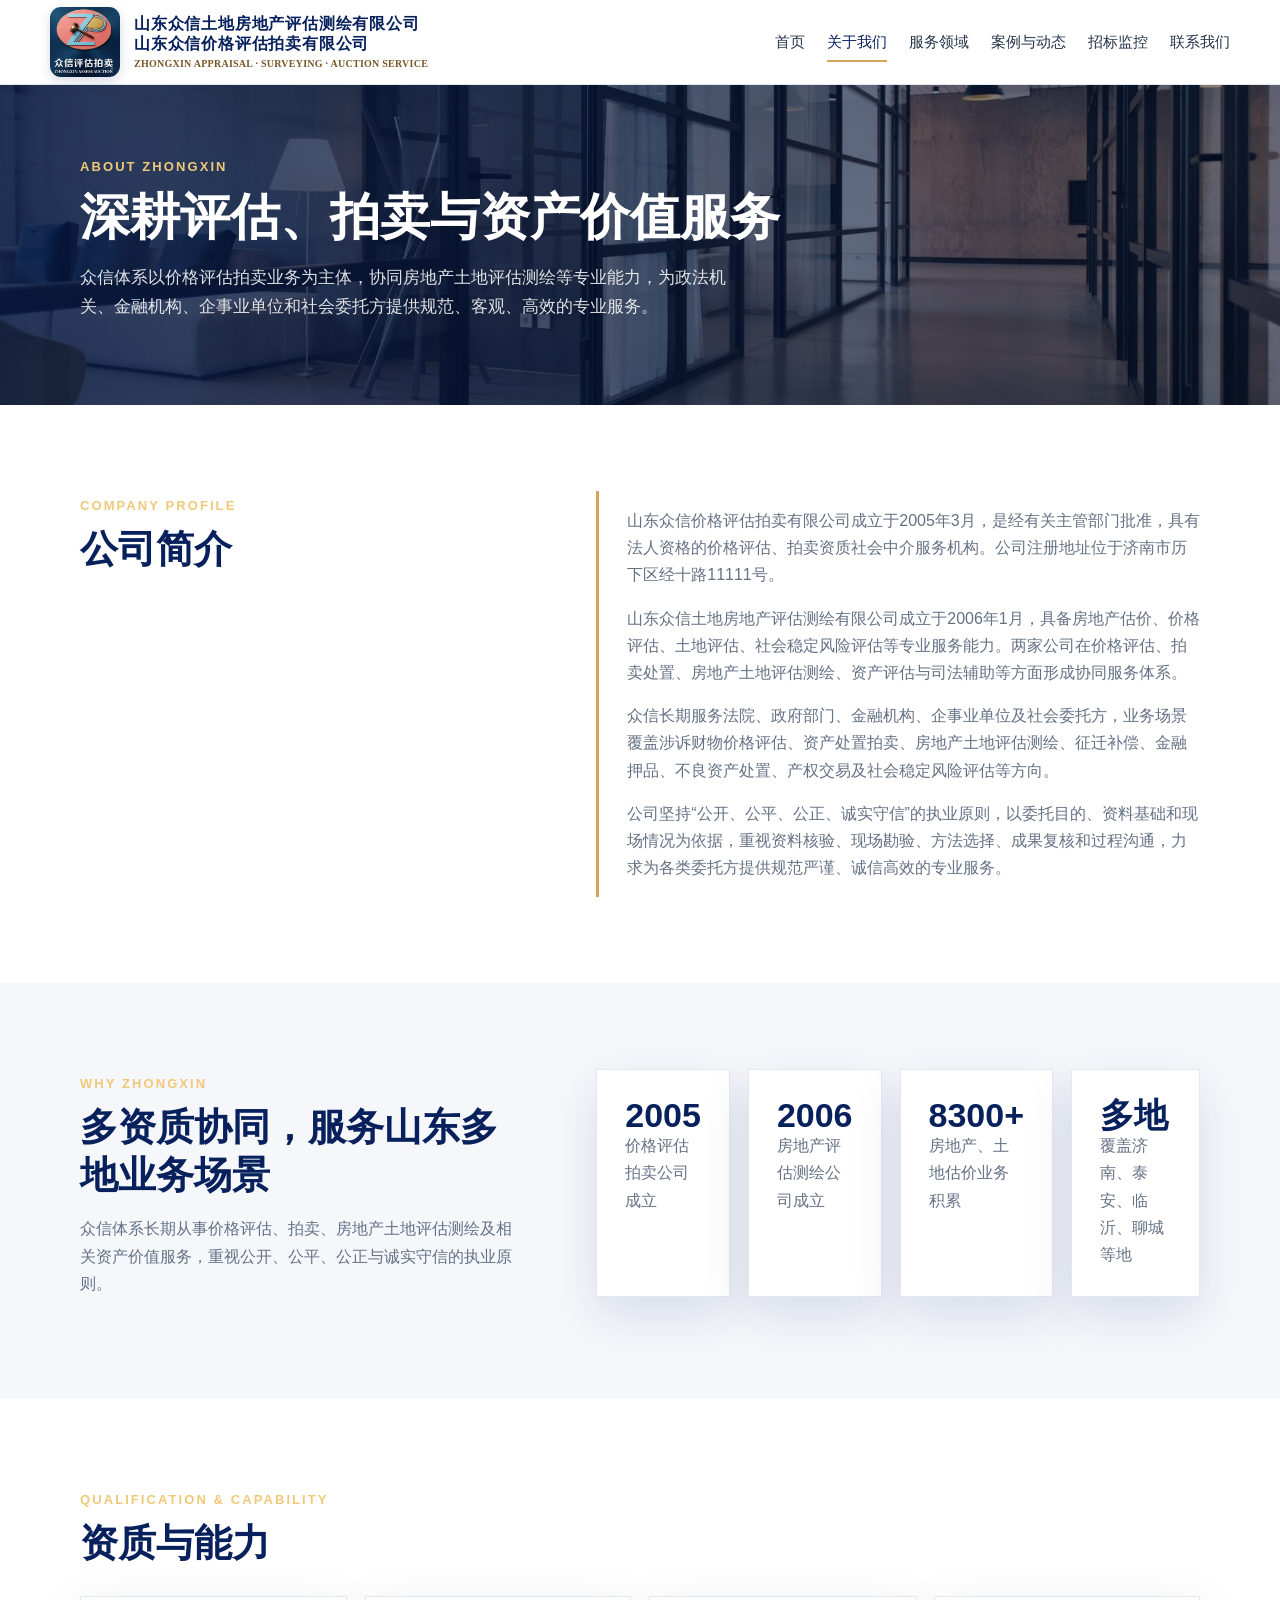
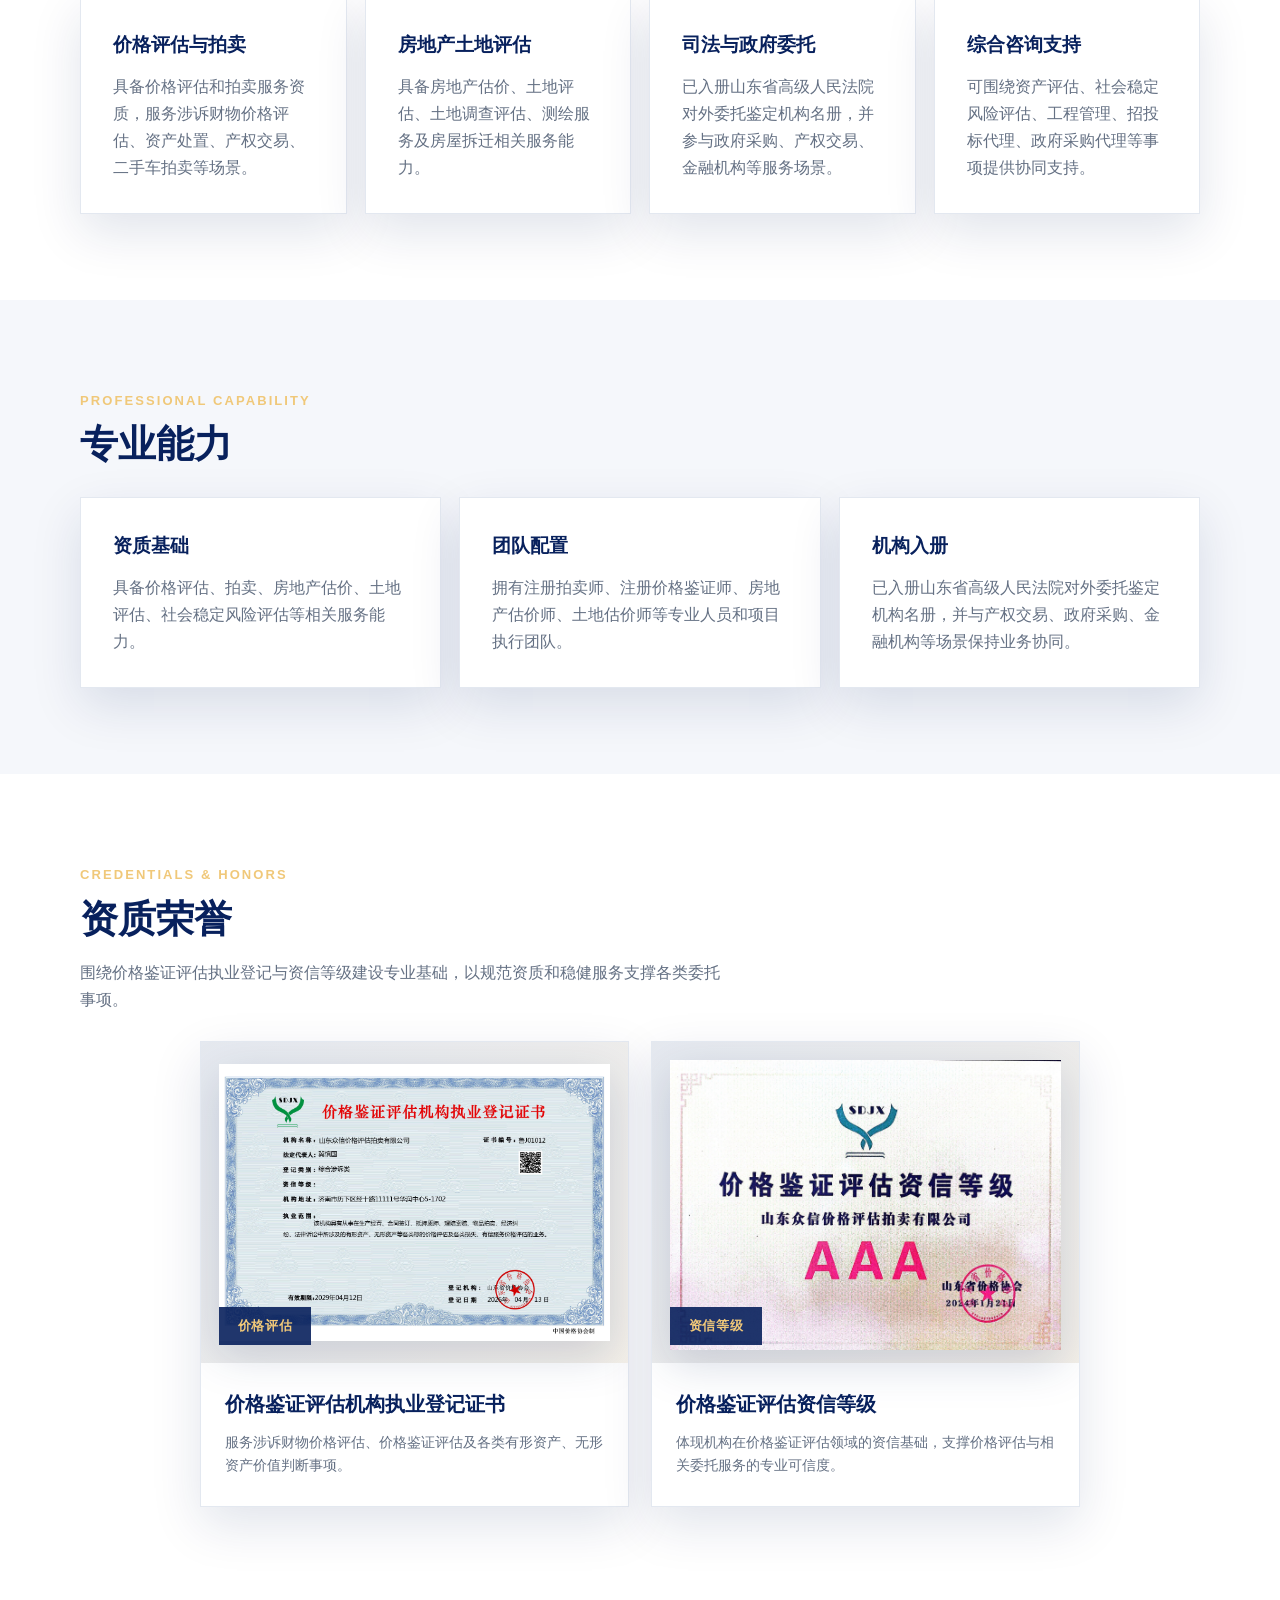
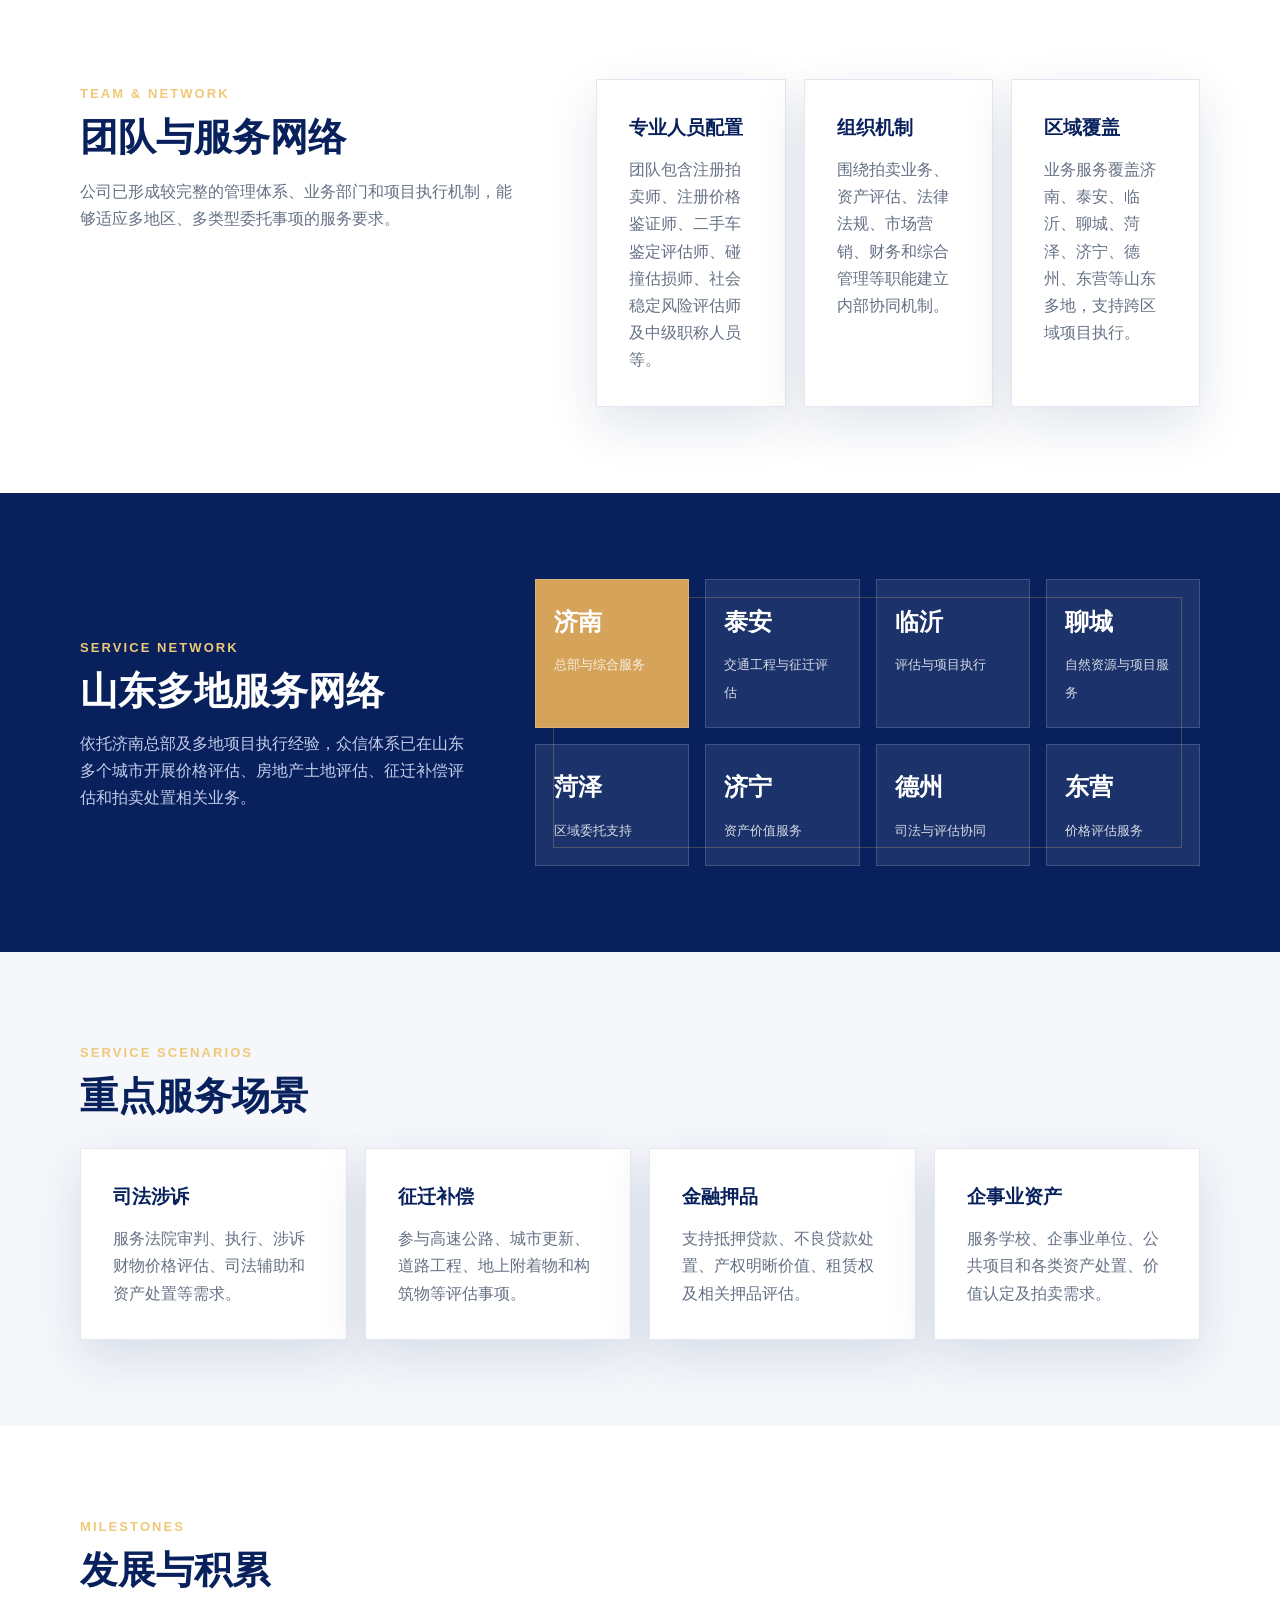
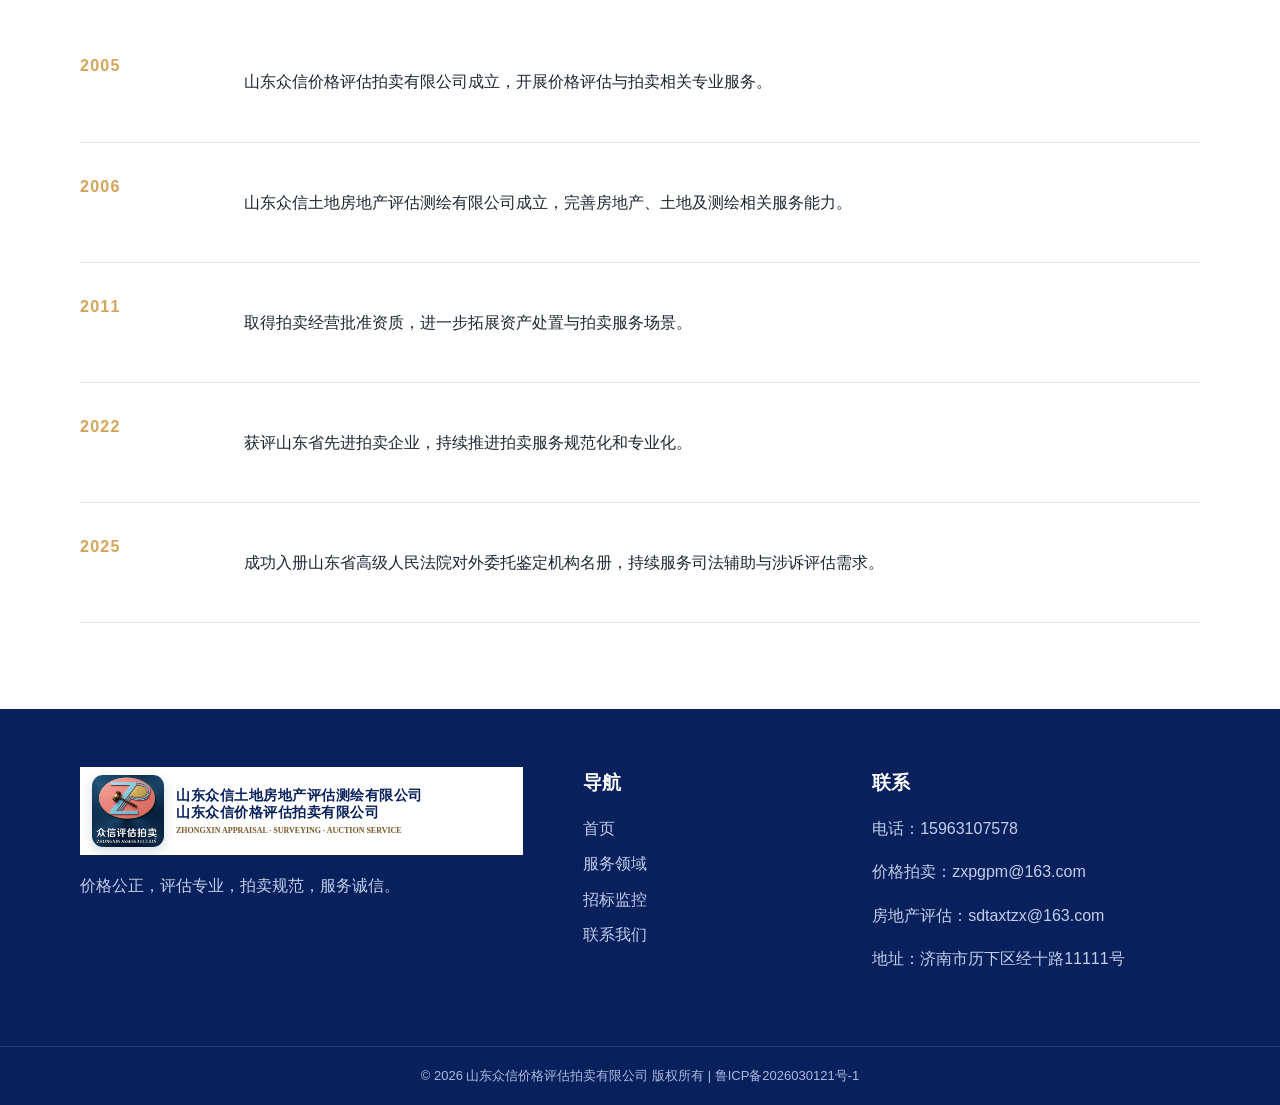
<file: about.html>
<!DOCTYPE html>
<html lang="zh-CN">
<head>
    <meta charset="UTF-8">
    <meta name="viewport" content="width=device-width, initial-scale=1.0">
    <title>关于我们 | 山东众信价格评估拍卖有限公司</title>
    <meta name="description" content="了解山东众信价格评估拍卖有限公司及众信专业服务体系，涵盖价格评估、拍卖服务、房地产土地评估测绘、资产评估与司法辅助能力。">
    <meta property="og:type" content="website">
    <meta property="og:title" content="关于我们 | 山东众信价格评估拍卖有限公司">
    <meta property="og:description" content="众信体系以价格评估拍卖业务为主体，协同房地产土地评估测绘等专业能力。">
    <meta property="og:image" content="assets/logo-original.png?v=20260722-final">
    <link rel="canonical" href="https://zhongxinpm.cn/about.html">
    <link rel="icon" href="assets/logo-original.png?v=20260722-final" type="image/png">
    <link rel="stylesheet" href="styles.css?v=20260722-logo-unified">
</head>
<body>
    <header class="site-header">
        <div class="topbar">
            <a class="brand" href="index.html"><img class="brand-logo" src="assets/logo-original.png?v=20260722-final" alt="众信评估拍卖"><span class="brand-copy"><strong>山东众信土地房地产评估测绘有限公司</strong><strong>山东众信价格评估拍卖有限公司</strong><small>ZHONGXIN APPRAISAL · SURVEYING · AUCTION SERVICE</small></span></a>
            <button class="menu-toggle" type="button" aria-label="打开导航" aria-expanded="false"><span></span><span></span><span></span></button>
            <nav class="main-nav" aria-label="主导航">
                <a href="index.html">首页</a><a class="active" href="about.html">关于我们</a><a href="services.html">服务领域</a><a href="insights.html">案例与动态</a><a href="monitor.html">招标监控</a><a href="contact.html">联系我们</a>
            </nav>
        </div>
    </header>

    <main>
        <section class="page-hero about-hero">
            <div class="container">
                <span>About Zhongxin</span>
                <h1>深耕评估、拍卖与资产价值服务</h1>
                <p>众信体系以价格评估拍卖业务为主体，协同房地产土地评估测绘等专业能力，为政法机关、金融机构、企事业单位和社会委托方提供规范、客观、高效的专业服务。</p>
            </div>
        </section>

        <section class="section">
            <div class="container split">
                <div>
                    <span class="section-kicker">Company Profile</span>
                    <h2>公司简介</h2>
                </div>
                <div class="rich-text">
                    <p>山东众信价格评估拍卖有限公司成立于2005年3月，是经有关主管部门批准，具有法人资格的价格评估、拍卖资质社会中介服务机构。公司注册地址位于济南市历下区经十路11111号。</p>
                    <p>山东众信土地房地产评估测绘有限公司成立于2006年1月，具备房地产估价、价格评估、土地评估、社会稳定风险评估等专业服务能力。两家公司在价格评估、拍卖处置、房地产土地评估测绘、资产评估与司法辅助等方面形成协同服务体系。</p>
                    <p>众信长期服务法院、政府部门、金融机构、企事业单位及社会委托方，业务场景覆盖涉诉财物价格评估、资产处置拍卖、房地产土地评估测绘、征迁补偿、金融押品、不良资产处置、产权交易及社会稳定风险评估等方向。</p>
                    <p>公司坚持“公开、公平、公正、诚实守信”的执业原则，以委托目的、资料基础和现场情况为依据，重视资料核验、现场勘验、方法选择、成果复核和过程沟通，力求为各类委托方提供规范严谨、诚信高效的专业服务。</p>
                </div>
            </div>
        </section>

        <section class="section muted">
            <div class="container split">
                <div>
                    <span class="section-kicker">Why Zhongxin</span>
                    <h2>多资质协同，服务山东多地业务场景</h2>
                    <p class="lead">众信体系长期从事价格评估、拍卖、房地产土地评估测绘及相关资产价值服务，重视公开、公平、公正与诚实守信的执业原则。</p>
                </div>
                <div class="strength-grid">
                    <article>
                        <strong>2005</strong>
                        <span>价格评估拍卖公司成立</span>
                    </article>
                    <article>
                        <strong>2006</strong>
                        <span>房地产评估测绘公司成立</span>
                    </article>
                    <article>
                        <strong>8300+</strong>
                        <span>房地产、土地估价业务积累</span>
                    </article>
                    <article>
                        <strong>多地</strong>
                        <span>覆盖济南、泰安、临沂、聊城等地</span>
                    </article>
                </div>
            </div>
        </section>

        <section class="section">
            <div class="container">
                <div class="section-head compact">
                    <span>Qualification & Capability</span>
                    <h2>资质与能力</h2>
                </div>
                <div class="feature-grid four">
                    <article class="feature"><h3>价格评估与拍卖</h3><p>具备价格评估和拍卖服务资质，服务涉诉财物价格评估、资产处置、产权交易、二手车拍卖等场景。</p></article>
                    <article class="feature"><h3>房地产土地评估</h3><p>具备房地产估价、土地评估、土地调查评估、测绘服务及房屋拆迁相关服务能力。</p></article>
                    <article class="feature"><h3>司法与政府委托</h3><p>已入册山东省高级人民法院对外委托鉴定机构名册，并参与政府采购、产权交易、金融机构等服务场景。</p></article>
                    <article class="feature"><h3>综合咨询支持</h3><p>可围绕资产评估、社会稳定风险评估、工程管理、招投标代理、政府采购代理等事项提供协同支持。</p></article>
                </div>
            </div>
        </section>

        <section class="section muted">
            <div class="container">
                <div class="section-head compact">
                    <span>Professional Capability</span>
                    <h2>专业能力</h2>
                </div>
                <div class="feature-grid">
                    <article class="feature">
                        <h3>资质基础</h3>
                        <p>具备价格评估、拍卖、房地产估价、土地评估、社会稳定风险评估等相关服务能力。</p>
                    </article>
                    <article class="feature">
                        <h3>团队配置</h3>
                        <p>拥有注册拍卖师、注册价格鉴证师、房地产估价师、土地估价师等专业人员和项目执行团队。</p>
                    </article>
                    <article class="feature">
                        <h3>机构入册</h3>
                        <p>已入册山东省高级人民法院对外委托鉴定机构名册，并与产权交易、政府采购、金融机构等场景保持业务协同。</p>
                    </article>
                </div>
            </div>
        </section>

        <section class="section">
            <div class="container">
                <div class="section-head compact">
                    <span>Credentials & Honors</span>
                    <h2>资质荣誉</h2>
                    <p>围绕价格鉴证评估执业登记与资信等级建设专业基础，以规范资质和稳健服务支撑各类委托事项。</p>
                </div>
                <div class="credential-gallery">
                    <article class="credential-card">
                        <div class="credential-visual photo">
                            <img src="assets/credentials/price-appraisal-registration.jpg" alt="价格鉴证评估机构执业登记证书">
                            <span>价格评估</span>
                        </div>
                        <h3>价格鉴证评估机构执业登记证书</h3>
                        <p>服务涉诉财物价格评估、价格鉴证评估及各类有形资产、无形资产价值判断事项。</p>
                    </article>
                    <article class="credential-card">
                        <div class="credential-visual photo">
                            <img src="assets/credentials/price-appraisal-credit-rating.jpg" alt="价格鉴证评估资信等级证书">
                            <span>资信等级</span>
                        </div>
                        <h3>价格鉴证评估资信等级</h3>
                        <p>体现机构在价格鉴证评估领域的资信基础，支撑价格评估与相关委托服务的专业可信度。</p>
                    </article>
                </div>
            </div>
        </section>

        <section class="section">
            <div class="container split">
                <div>
                    <span class="section-kicker">Team & Network</span>
                    <h2>团队与服务网络</h2>
                    <p class="lead">公司已形成较完整的管理体系、业务部门和项目执行机制，能够适应多地区、多类型委托事项的服务要求。</p>
                </div>
                <div class="feature-grid">
                    <article class="feature">
                        <h3>专业人员配置</h3>
                        <p>团队包含注册拍卖师、注册价格鉴证师、二手车鉴定评估师、碰撞估损师、社会稳定风险评估师及中级职称人员等。</p>
                    </article>
                    <article class="feature">
                        <h3>组织机制</h3>
                        <p>围绕拍卖业务、资产评估、法律法规、市场营销、财务和综合管理等职能建立内部协同机制。</p>
                    </article>
                    <article class="feature">
                        <h3>区域覆盖</h3>
                        <p>业务服务覆盖济南、泰安、临沂、聊城、菏泽、济宁、德州、东营等山东多地，支持跨区域项目执行。</p>
                    </article>
                </div>
            </div>
        </section>

        <section class="section network-section">
            <div class="container network-map">
                <div class="network-copy">
                    <span class="section-kicker">Service Network</span>
                    <h2>山东多地服务网络</h2>
                    <p>依托济南总部及多地项目执行经验，众信体系已在山东多个城市开展价格评估、房地产土地评估、征迁补偿评估和拍卖处置相关业务。</p>
                </div>
                <div class="network-nodes" aria-label="山东服务城市节点">
                    <div class="network-node primary"><strong>济南</strong><span>总部与综合服务</span></div>
                    <div class="network-node"><strong>泰安</strong><span>交通工程与征迁评估</span></div>
                    <div class="network-node"><strong>临沂</strong><span>评估与项目执行</span></div>
                    <div class="network-node"><strong>聊城</strong><span>自然资源与项目服务</span></div>
                    <div class="network-node"><strong>菏泽</strong><span>区域委托支持</span></div>
                    <div class="network-node"><strong>济宁</strong><span>资产价值服务</span></div>
                    <div class="network-node"><strong>德州</strong><span>司法与评估协同</span></div>
                    <div class="network-node"><strong>东营</strong><span>价格评估服务</span></div>
                </div>
            </div>
        </section>

        <section class="section muted">
            <div class="container">
                <div class="section-head compact">
                    <span>Service Scenarios</span>
                    <h2>重点服务场景</h2>
                </div>
                <div class="feature-grid four">
                    <article class="feature"><h3>司法涉诉</h3><p>服务法院审判、执行、涉诉财物价格评估、司法辅助和资产处置等需求。</p></article>
                    <article class="feature"><h3>征迁补偿</h3><p>参与高速公路、城市更新、道路工程、地上附着物和构筑物等评估事项。</p></article>
                    <article class="feature"><h3>金融押品</h3><p>支持抵押贷款、不良贷款处置、产权明晰价值、租赁权及相关押品评估。</p></article>
                    <article class="feature"><h3>企事业资产</h3><p>服务学校、企事业单位、公共项目和各类资产处置、价值认定及拍卖需求。</p></article>
                </div>
            </div>
        </section>

        <section class="section">
            <div class="container timeline">
                <div class="section-head compact"><span>Milestones</span><h2>发展与积累</h2></div>
                <article><time>2005</time><p>山东众信价格评估拍卖有限公司成立，开展价格评估与拍卖相关专业服务。</p></article>
                <article><time>2006</time><p>山东众信土地房地产评估测绘有限公司成立，完善房地产、土地及测绘相关服务能力。</p></article>
                <article><time>2011</time><p>取得拍卖经营批准资质，进一步拓展资产处置与拍卖服务场景。</p></article>
                <article><time>2022</time><p>获评山东省先进拍卖企业，持续推进拍卖服务规范化和专业化。</p></article>
                <article><time>2025</time><p>成功入册山东省高级人民法院对外委托鉴定机构名册，持续服务司法辅助与涉诉评估需求。</p></article>
            </div>
        </section>
    </main>

    <footer class="site-footer">
        <div class="container footer-grid"><div><a class="brand footer-brand" href="index.html"><img class="brand-logo" src="assets/logo-original.png?v=20260722-final" alt="众信评估拍卖"><span class="brand-copy"><strong>山东众信土地房地产评估测绘有限公司</strong><strong>山东众信价格评估拍卖有限公司</strong><small>ZHONGXIN APPRAISAL · SURVEYING · AUCTION SERVICE</small></span></a><p>价格公正，评估专业，拍卖规范，服务诚信。</p></div><div><h3>导航</h3><a href="index.html">首页</a><a href="services.html">服务领域</a><a href="monitor.html">招标监控</a><a href="contact.html">联系我们</a></div><div><h3>联系</h3><p>电话：15963107578</p><p>价格拍卖：zxpgpm@163.com</p><p>房地产评估：sdtaxtzx@163.com</p><p>地址：济南市历下区经十路11111号</p></div></div>
        <div class="footer-bottom">© 2026 山东众信价格评估拍卖有限公司 版权所有 | 鲁ICP备2026030121号-1</div>
    </footer>
    <script src="script.js?v=20260722-news-filter"></script>
</body>
</html>
</file>
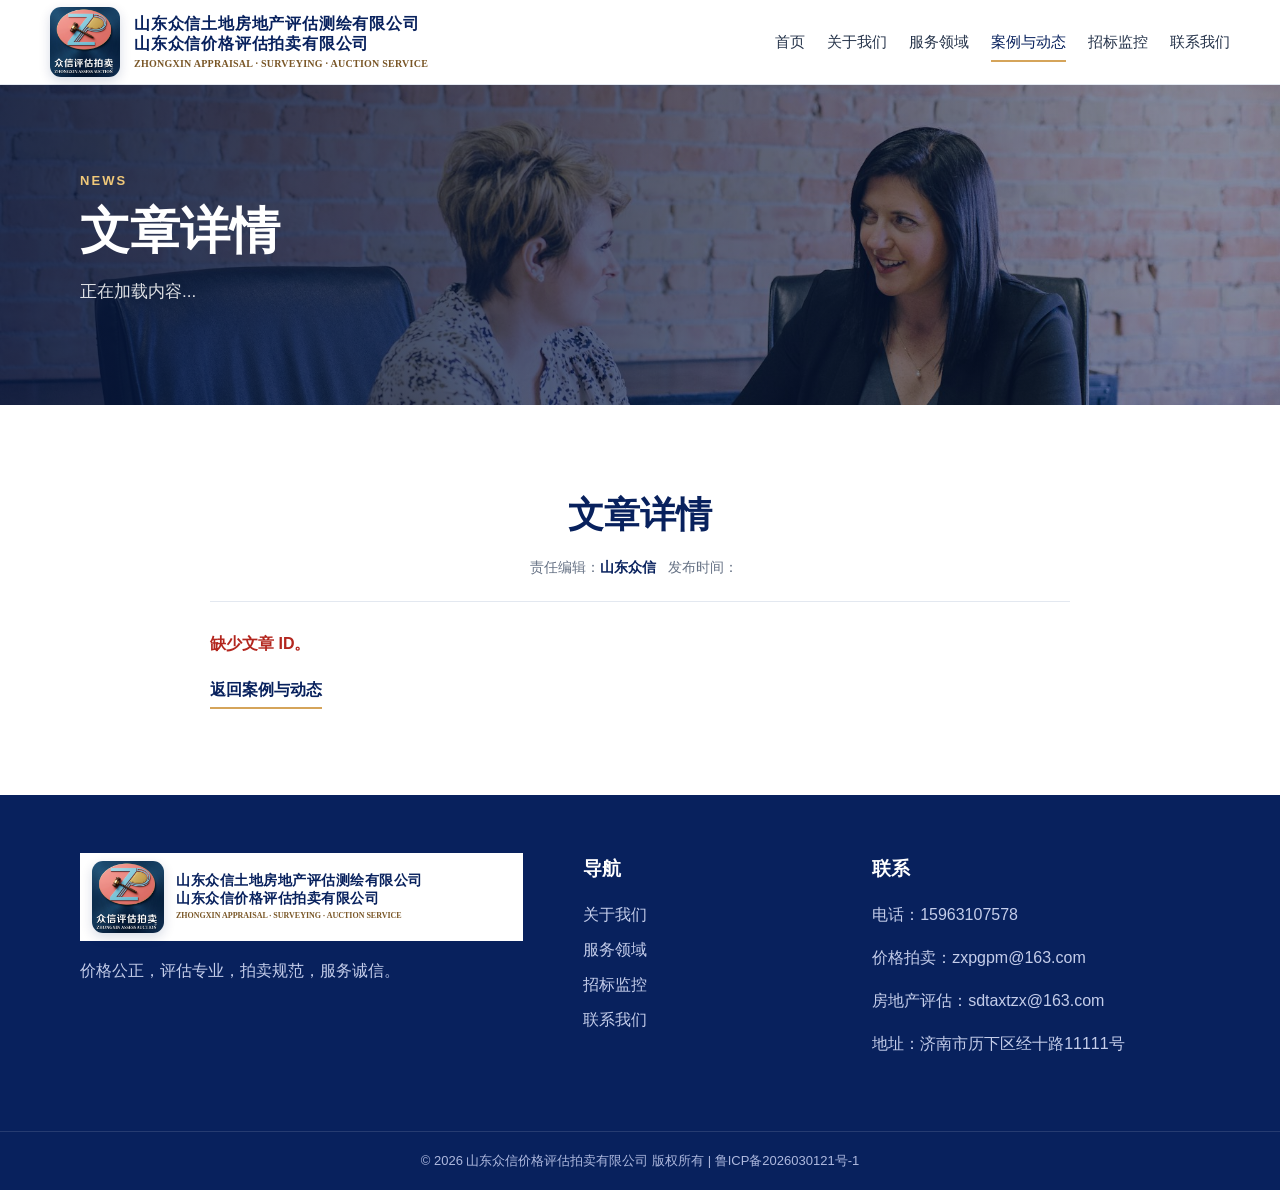
<file: article.html>
<!DOCTYPE html>
<html lang="zh-CN">
<head>
    <meta charset="UTF-8">
    <meta name="viewport" content="width=device-width, initial-scale=1.0">
    <title>文章详情 | 山东众信价格评估拍卖有限公司</title>
    <meta name="description" content="山东众信案例与动态文章详情，展示项目案例、拍卖公告、招商信息、行业动态和法律法规。">
    <meta property="og:type" content="article">
    <meta property="og:title" content="文章详情 | 山东众信价格评估拍卖有限公司">
    <meta property="og:description" content="查看山东众信专业服务体系的案例、公告与行业动态。">
    <meta property="og:image" content="assets/logo-original.png?v=20260722-final">
    <link rel="canonical" href="https://zhongxinpm.cn/article.html">
    <link rel="icon" href="assets/logo-original.png?v=20260722-final" type="image/png">
    <link rel="stylesheet" href="styles.css?v=20260722-logo-unified">
</head>
<body>
    <header class="site-header">
        <div class="topbar">
            <a class="brand" href="index.html"><img class="brand-logo" src="assets/logo-original.png?v=20260722-final" alt="众信评估拍卖"><span class="brand-copy"><strong>山东众信土地房地产评估测绘有限公司</strong><strong>山东众信价格评估拍卖有限公司</strong><small>ZHONGXIN APPRAISAL · SURVEYING · AUCTION SERVICE</small></span></a>
            <button class="menu-toggle" type="button" aria-label="打开导航" aria-expanded="false"><span></span><span></span><span></span></button>
            <nav class="main-nav" aria-label="主导航">
                <a href="index.html">首页</a><a href="about.html">关于我们</a><a href="services.html">服务领域</a><a class="active" href="insights.html">案例与动态</a><a href="monitor.html">招标监控</a><a href="contact.html">联系我们</a>
            </nav>
        </div>
    </header>

    <main>
        <section class="page-hero insights-hero">
            <div class="container">
                <span id="articleCategory">News</span>
                <h1 id="articleTitle">文章详情</h1>
                <p id="articleSummary">正在加载内容...</p>
            </div>
        </section>

        <section class="section">
            <div class="container article-detail">
                <header class="article-head">
                    <h2 id="articleContentTitle">文章详情</h2>
                    <div class="article-meta">
                        <span>责任编辑：<strong id="articleEditor">山东众信</strong></span>
                        <span>发布时间：<time id="articleDate"></time></span>
                        <span id="articleTag"></span>
                    </div>
                </header>
                <img id="articleCover" class="article-cover hidden" alt="">
                <div id="articleBody" class="rich-text"></div>
                <p id="articleError" class="form-message error"></p>
                <a class="text-link" href="insights.html">返回案例与动态</a>
            </div>
        </section>
    </main>

    <footer class="site-footer">
        <div class="container footer-grid"><div><a class="brand footer-brand" href="index.html"><img class="brand-logo" src="assets/logo-original.png?v=20260722-final" alt="众信评估拍卖"><span class="brand-copy"><strong>山东众信土地房地产评估测绘有限公司</strong><strong>山东众信价格评估拍卖有限公司</strong><small>ZHONGXIN APPRAISAL · SURVEYING · AUCTION SERVICE</small></span></a><p>价格公正，评估专业，拍卖规范，服务诚信。</p></div><div><h3>导航</h3><a href="about.html">关于我们</a><a href="services.html">服务领域</a><a href="monitor.html">招标监控</a><a href="contact.html">联系我们</a></div><div><h3>联系</h3><p>电话：15963107578</p><p>价格拍卖：zxpgpm@163.com</p><p>房地产评估：sdtaxtzx@163.com</p><p>地址：济南市历下区经十路11111号</p></div></div>
        <div class="footer-bottom">© 2026 山东众信价格评估拍卖有限公司 版权所有 | 鲁ICP备2026030121号-1</div>
    </footer>
    <script src="script.js?v=20260722-news-filter"></script>
</body>
</html>
</file>
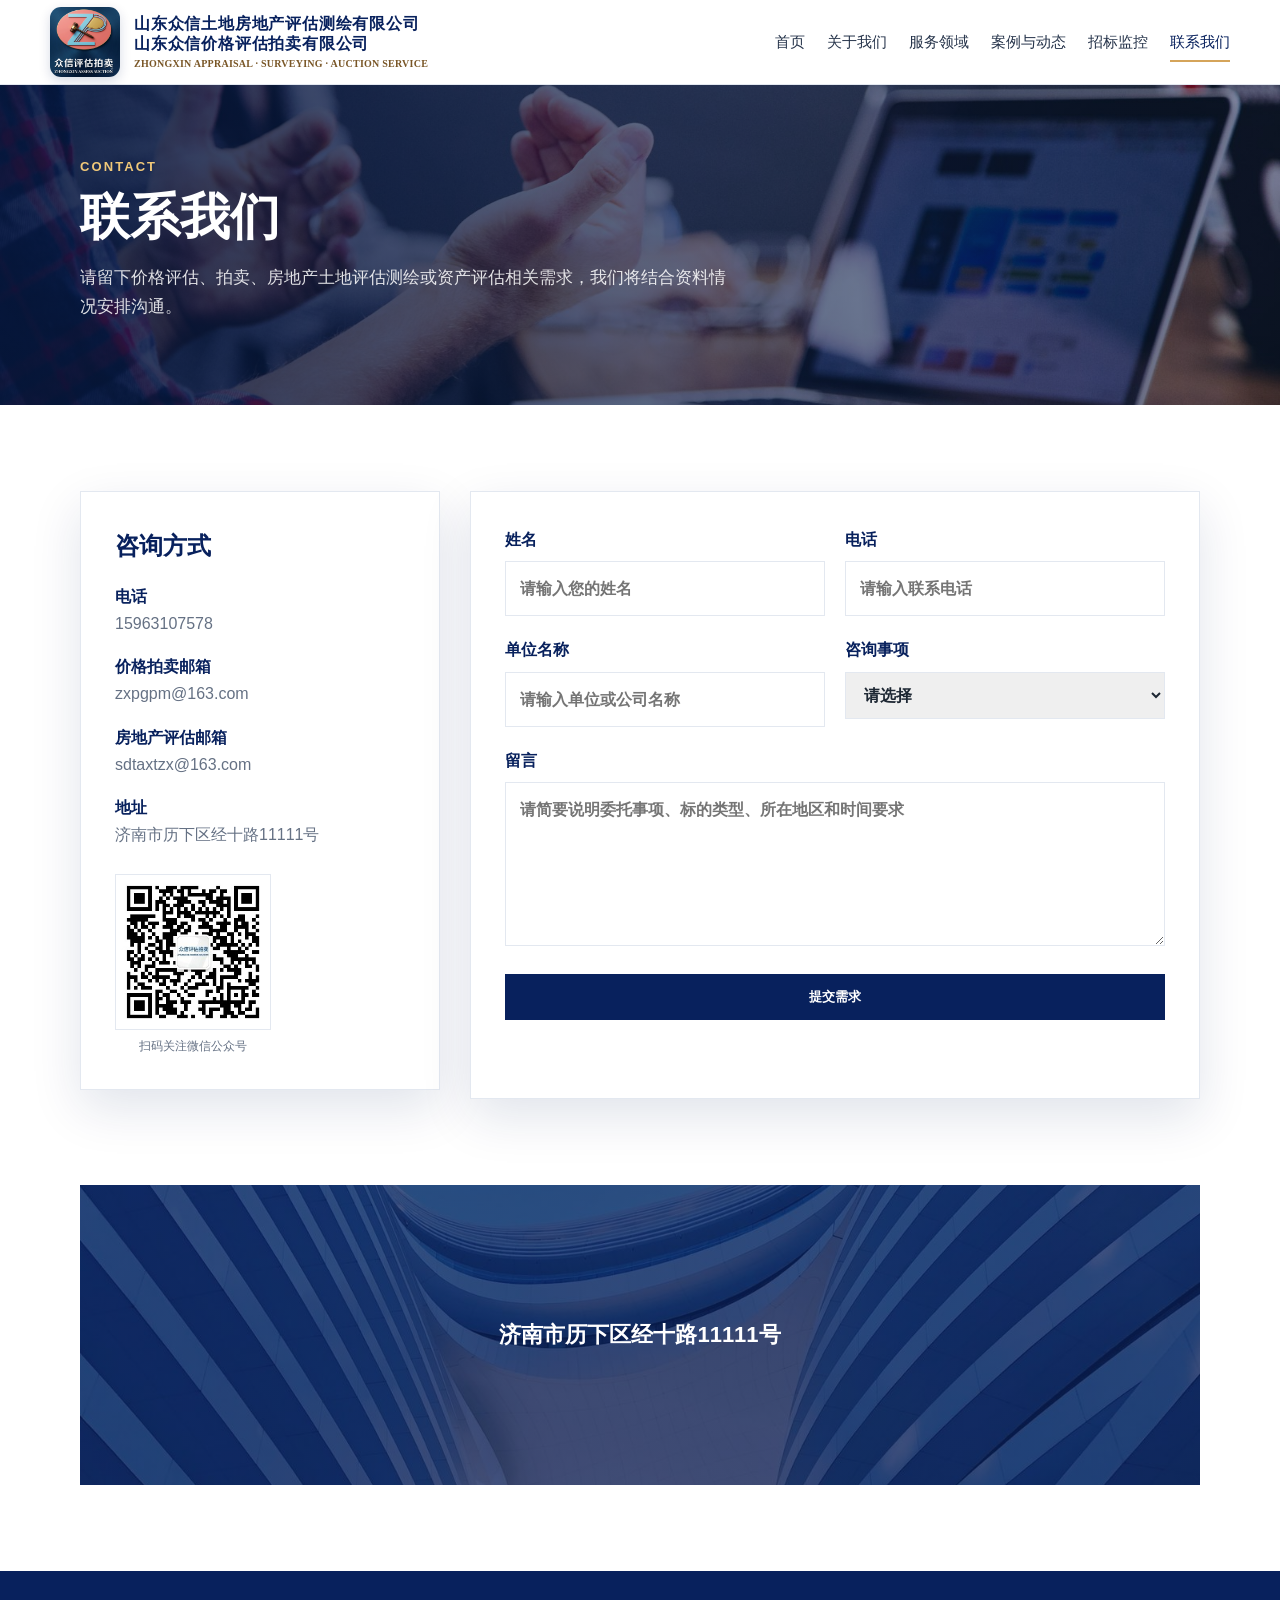
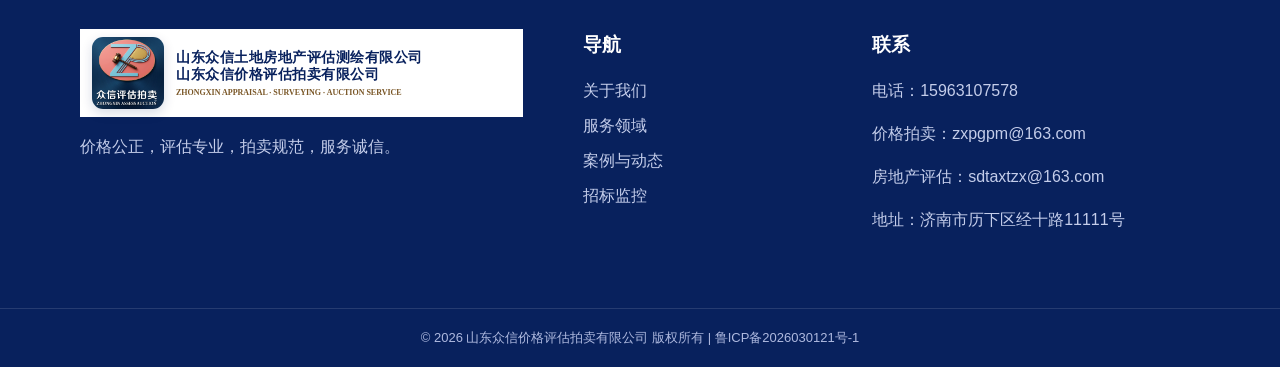
<file: contact.html>
<!DOCTYPE html>
<html lang="zh-CN">
<head>
    <meta charset="UTF-8">
    <meta name="viewport" content="width=device-width, initial-scale=1.0">
    <title>联系我们 | 山东众信价格评估拍卖有限公司</title>
    <meta name="description" content="联系山东众信价格评估拍卖有限公司，咨询价格评估、拍卖服务、房地产土地评估测绘、资产评估与司法辅助业务。">
    <meta property="og:type" content="website">
    <meta property="og:title" content="联系我们 | 山东众信价格评估拍卖有限公司">
    <meta property="og:description" content="提交价格评估、拍卖、房地产土地评估测绘或资产评估相关需求。">
    <meta property="og:image" content="assets/logo-original.png?v=20260722-final">
    <link rel="canonical" href="https://zhongxinpm.cn/contact.html">
    <link rel="icon" href="assets/logo-original.png?v=20260722-final" type="image/png">
    <link rel="stylesheet" href="styles.css?v=20260722-logo-unified">
</head>
<body>
    <header class="site-header">
        <div class="topbar">
            <a class="brand" href="index.html"><img class="brand-logo" src="assets/logo-original.png?v=20260722-final" alt="众信评估拍卖"><span class="brand-copy"><strong>山东众信土地房地产评估测绘有限公司</strong><strong>山东众信价格评估拍卖有限公司</strong><small>ZHONGXIN APPRAISAL · SURVEYING · AUCTION SERVICE</small></span></a>
            <button class="menu-toggle" type="button" aria-label="打开导航" aria-expanded="false"><span></span><span></span><span></span></button>
            <nav class="main-nav" aria-label="主导航">
                <a href="index.html">首页</a><a href="about.html">关于我们</a><a href="services.html">服务领域</a><a href="insights.html">案例与动态</a><a href="monitor.html">招标监控</a><a class="active" href="contact.html">联系我们</a>
            </nav>
        </div>
    </header>
    <main>
        <section class="page-hero contact-hero">
            <div class="container"><span>Contact</span><h1>联系我们</h1><p>请留下价格评估、拍卖、房地产土地评估测绘或资产评估相关需求，我们将结合资料情况安排沟通。</p></div>
        </section>
        <section class="section">
            <div class="container contact-grid">
                <aside class="contact-card">
                    <h2>咨询方式</h2>
                    <p><strong>电话</strong>15963107578</p>
                    <p><strong>价格拍卖邮箱</strong>zxpgpm@163.com</p>
                    <p><strong>房地产评估邮箱</strong>sdtaxtzx@163.com</p>
                    <p><strong>地址</strong>济南市历下区经十路11111号</p>
                    <div class="qr-box">
                        <img src="assets/wechat-official-account-qr.jpg" alt="众信评估微信公众号二维码">
                        <small>扫码关注微信公众号</small>
                    </div>
                </aside>
                <form class="contact-form" novalidate>
                    <input class="hidden" name="website" type="text" tabindex="-1" autocomplete="off" aria-hidden="true">
                    <label>姓名<input name="name" type="text" required placeholder="请输入您的姓名"></label>
                    <label>电话<input name="phone" type="tel" required pattern="^[0-9+\\-\\s]{6,20}$" placeholder="请输入联系电话"></label>
                    <label>单位名称<input name="company" type="text" required placeholder="请输入单位或公司名称"></label>
                    <label>咨询事项<select name="topic" required><option value="">请选择</option><option>价格评估</option><option>拍卖服务</option><option>房地产土地评估测绘</option><option>资产评估与司法辅助</option><option>其他事项</option></select></label>
                    <label class="full">留言<textarea name="message" required rows="5" placeholder="请简要说明委托事项、标的类型、所在地区和时间要求"></textarea></label>
                    <button class="btn primary" type="submit">提交需求</button>
                    <p class="form-message" role="status"></p>
                </form>
            </div>
        </section>
        <section class="map-band">
            <div class="container">
                <div class="map-placeholder">
                    <span>济南市历下区经十路11111号</span>
                </div>
            </div>
        </section>
    </main>
    <footer class="site-footer">
        <div class="container footer-grid"><div><a class="brand footer-brand" href="index.html"><img class="brand-logo" src="assets/logo-original.png?v=20260722-final" alt="众信评估拍卖"><span class="brand-copy"><strong>山东众信土地房地产评估测绘有限公司</strong><strong>山东众信价格评估拍卖有限公司</strong><small>ZHONGXIN APPRAISAL · SURVEYING · AUCTION SERVICE</small></span></a><p>价格公正，评估专业，拍卖规范，服务诚信。</p></div><div><h3>导航</h3><a href="about.html">关于我们</a><a href="services.html">服务领域</a><a href="insights.html">案例与动态</a><a href="monitor.html">招标监控</a></div><div><h3>联系</h3><p>电话：15963107578</p><p>价格拍卖：zxpgpm@163.com</p><p>房地产评估：sdtaxtzx@163.com</p><p>地址：济南市历下区经十路11111号</p></div></div>
        <div class="footer-bottom">© 2026 山东众信价格评估拍卖有限公司 版权所有 | 鲁ICP备2026030121号-1</div>
    </footer>
    <script src="script.js?v=20260722-news-filter"></script>
</body>
</html>
</file>
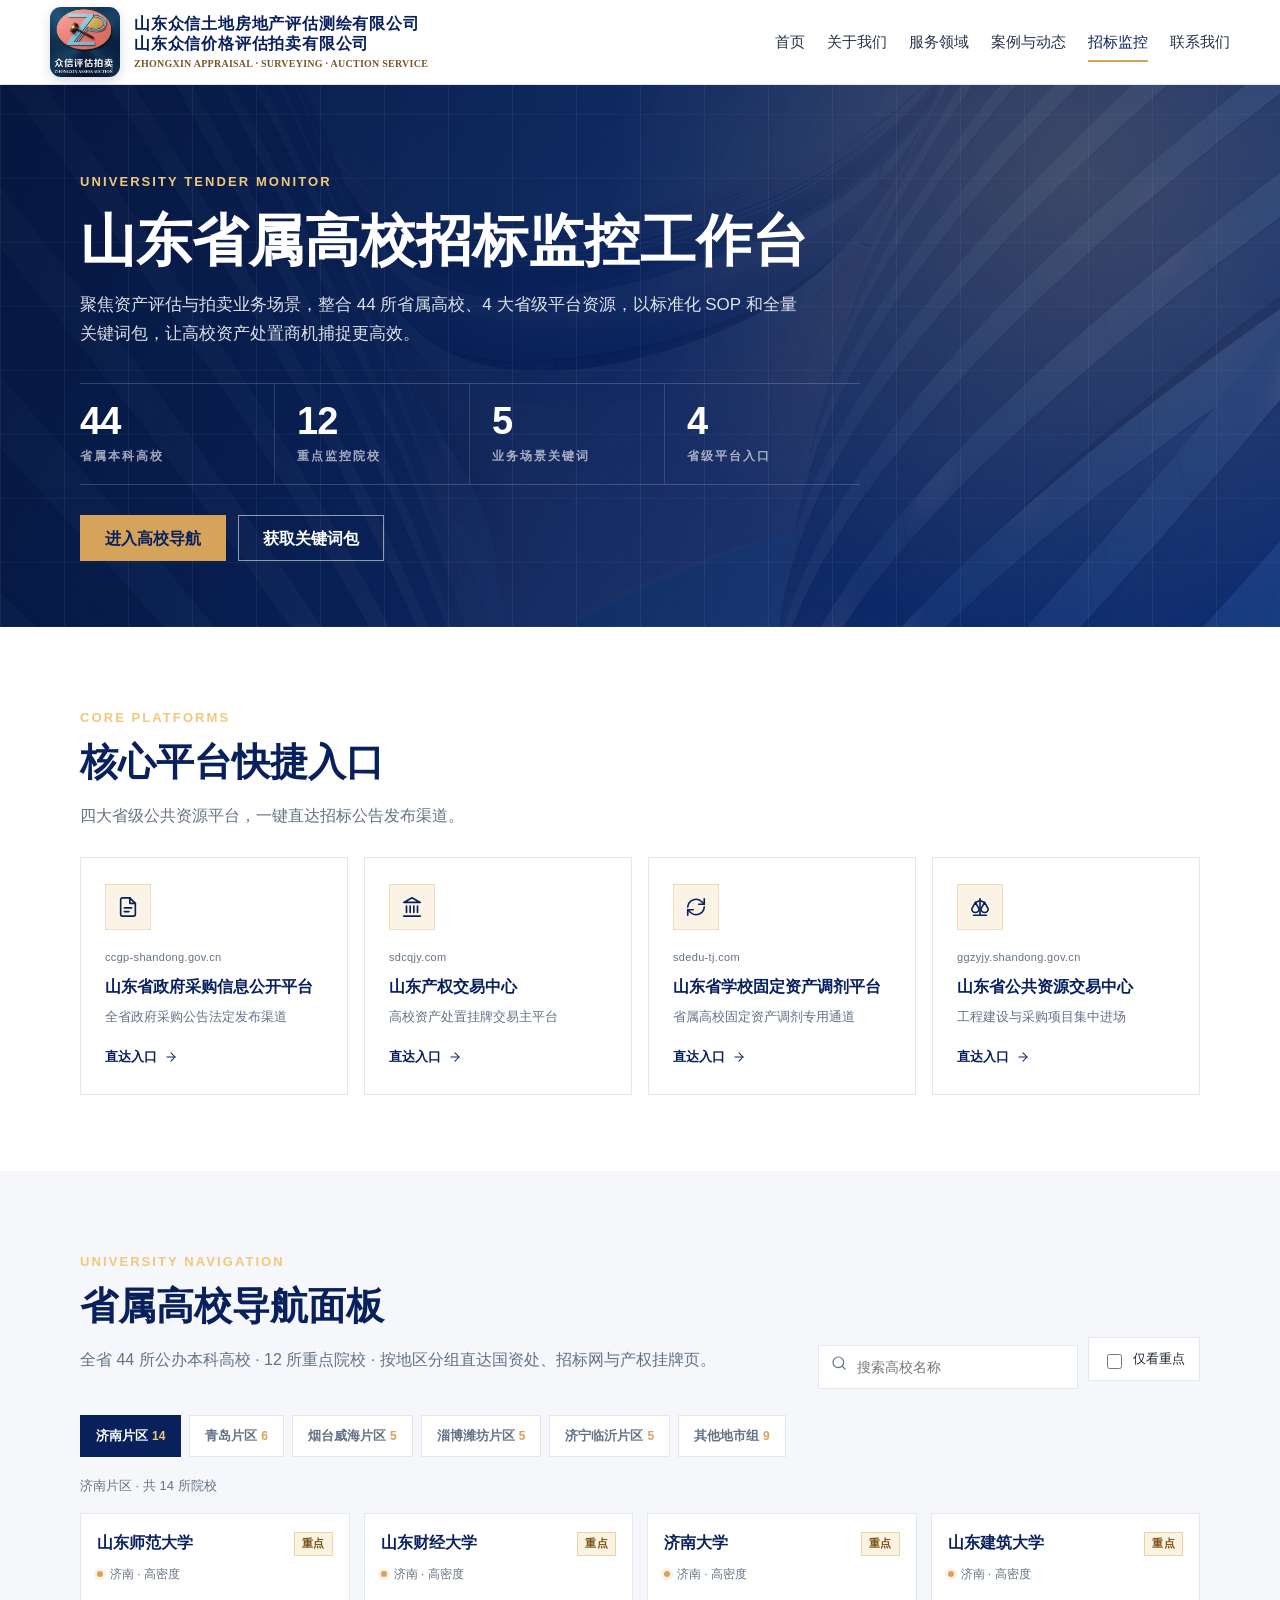
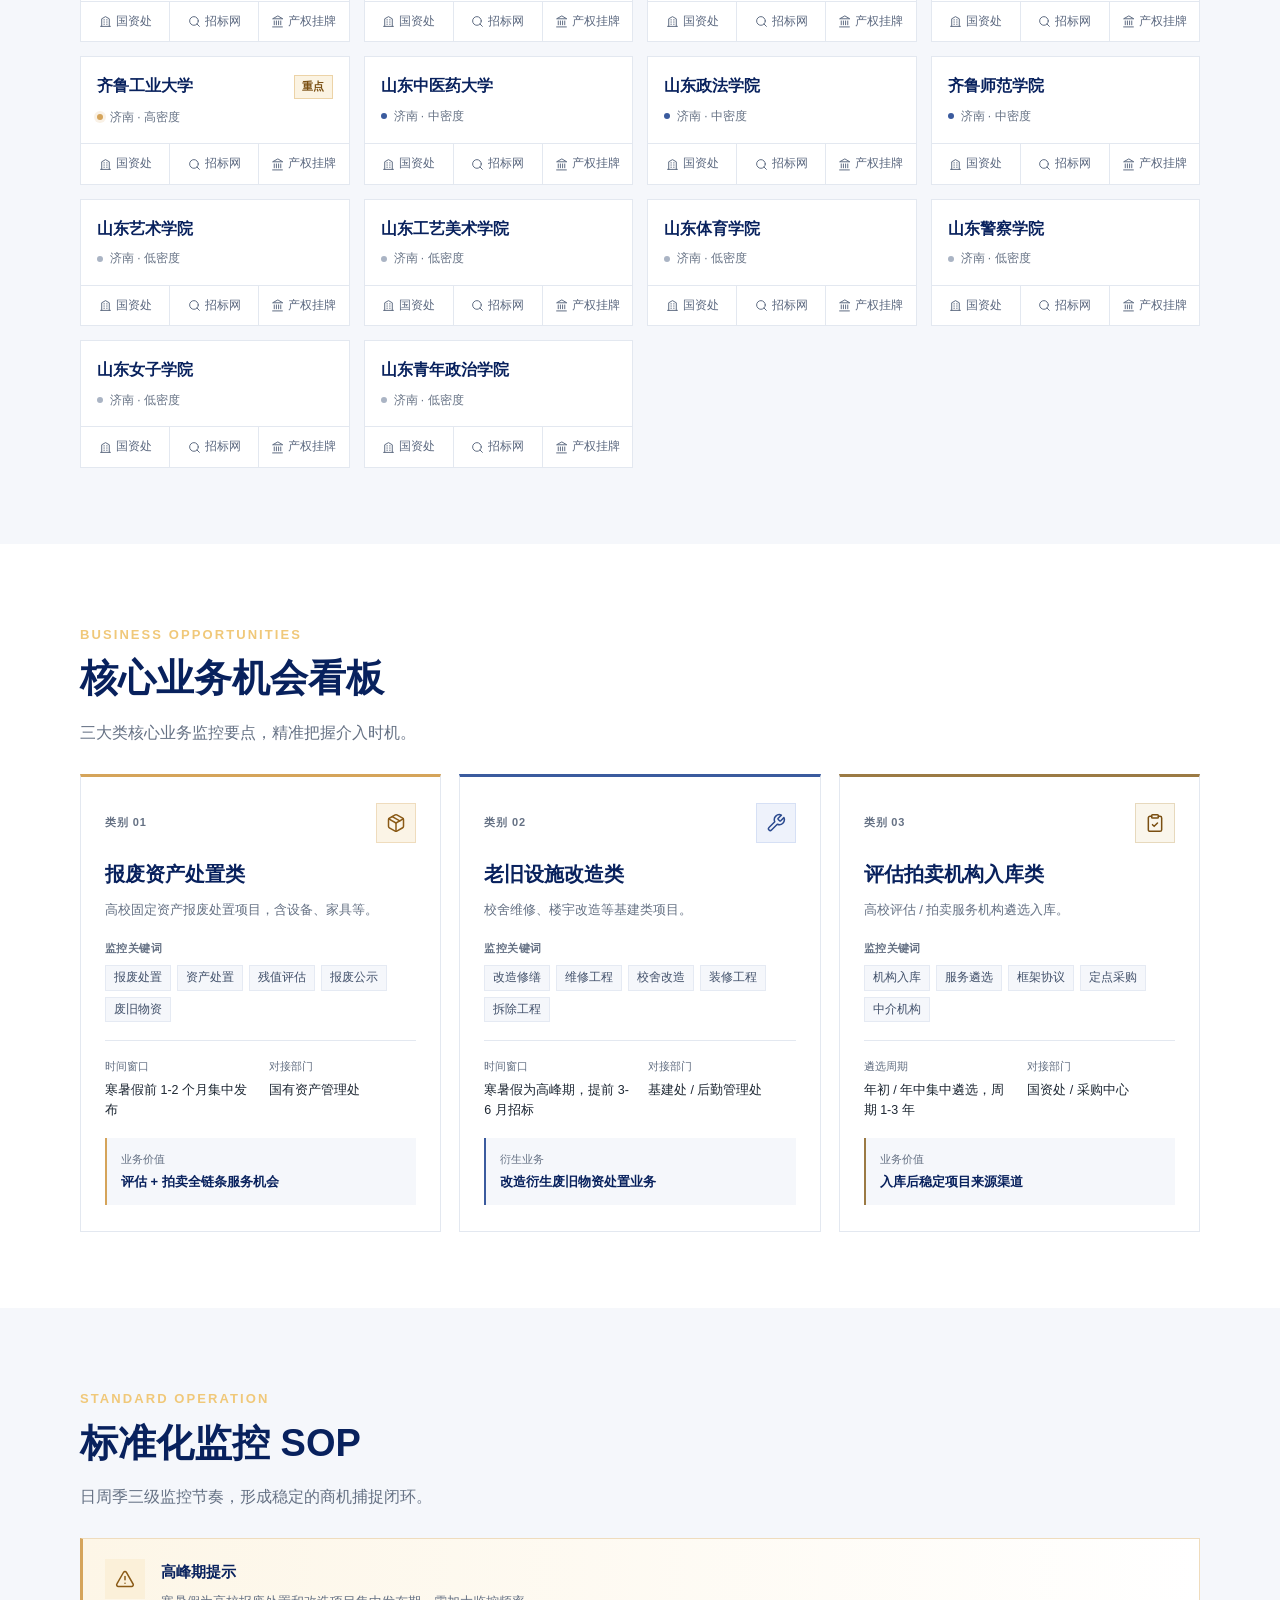
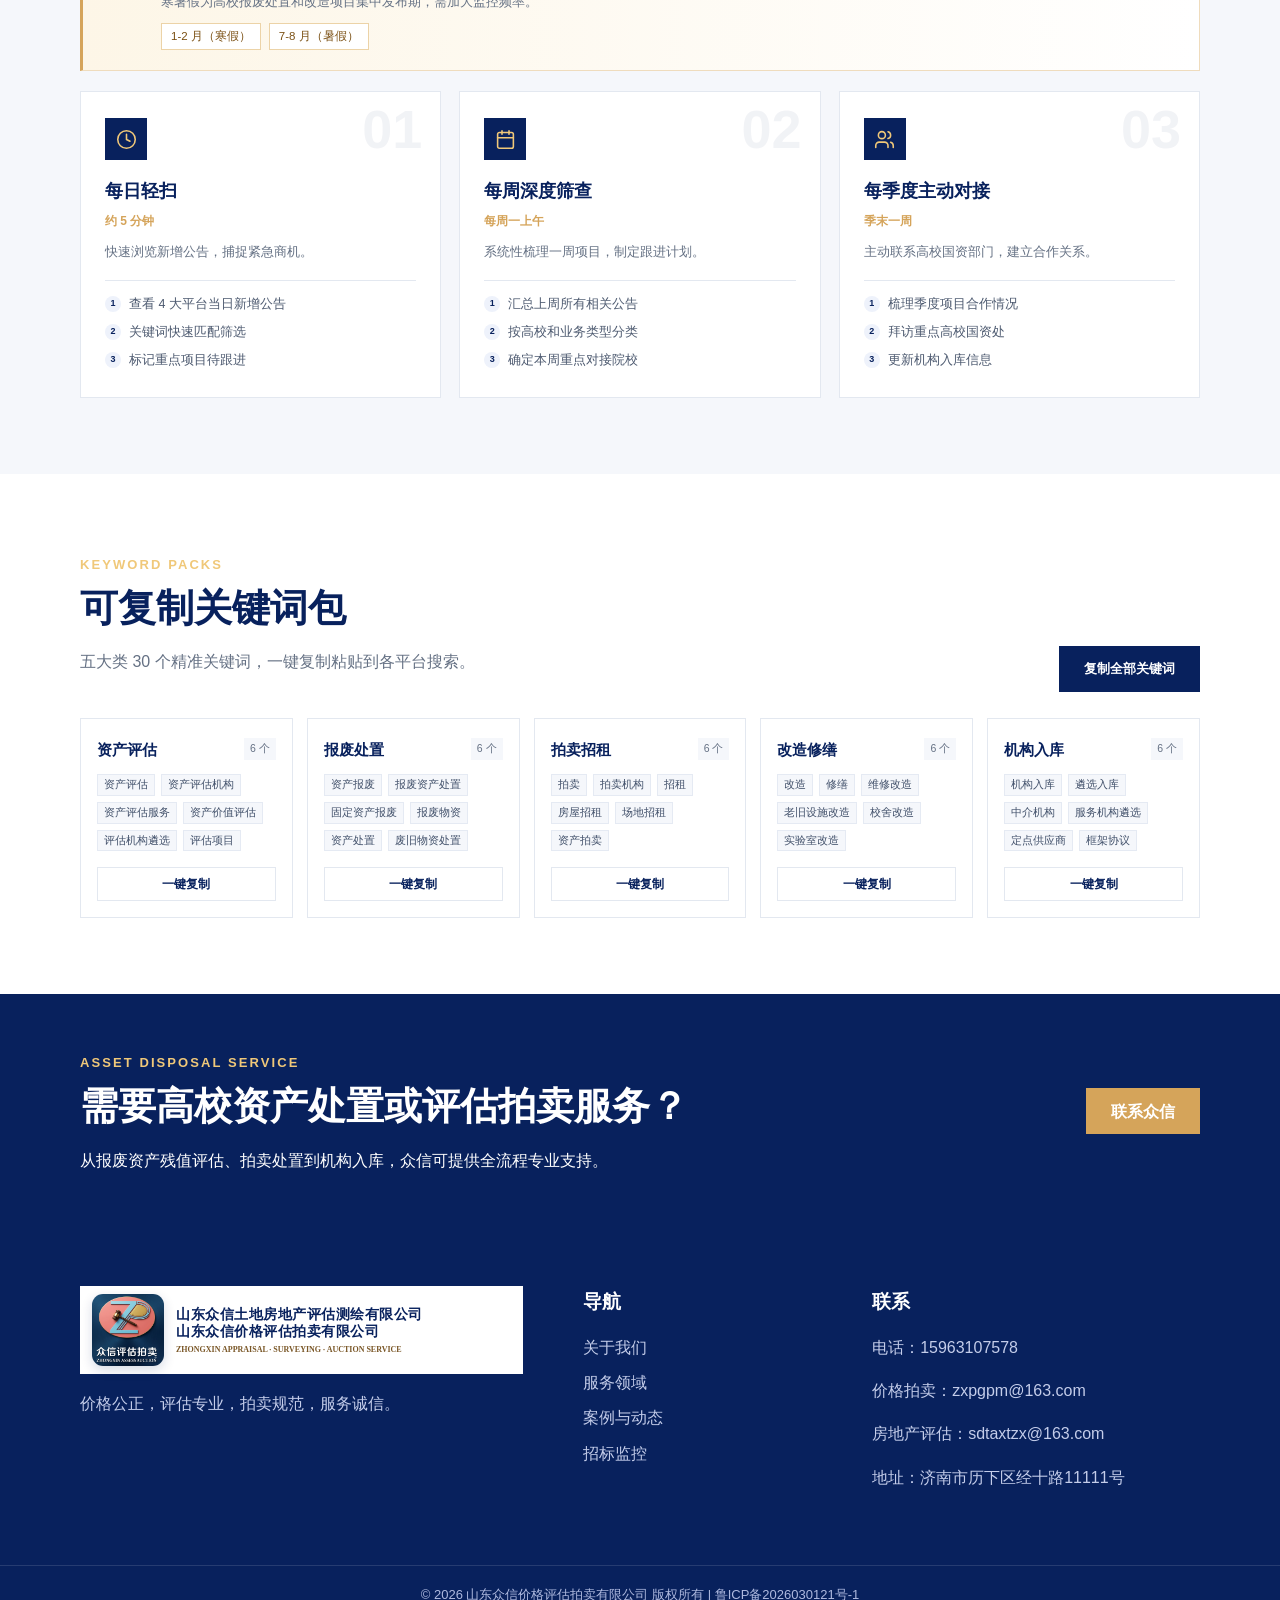
<file: monitor.html>
<!DOCTYPE html>
<html lang="zh-CN">
<head>
    <meta charset="UTF-8">
    <meta name="viewport" content="width=device-width, initial-scale=1.0">
    <title>高校招标监控 | 山东众信价格评估拍卖有限公司</title>
    <meta name="description" content="山东省属高校招标监控工作台，整合 44 所省属高校、4 大省级公共资源平台，聚焦高校报废资产处置、老旧设施改造和评估拍卖机构入库等业务机会。">
    <meta name="keywords" content="山东高校招标,高校资产处置,报废资产拍卖,评估机构入库,高校招标监控,山东众信">
    <meta name="baidu-site-verification" content="codeva-wojQLpF0qH">
    <meta property="og:type" content="website">
    <meta property="og:title" content="高校招标监控 | 山东众信价格评估拍卖有限公司">
    <meta property="og:description" content="44 所省属高校、4 大省级平台、3 类业务机会与标准化监控 SOP，一站掌握高校资产处置商机。">
    <meta property="og:image" content="assets/logo-original.png?v=20260722-final">
    <link rel="canonical" href="https://zhongxinpm.cn/monitor.html">
    <link rel="icon" href="assets/logo-original.png?v=20260722-final" type="image/png">
    <link rel="stylesheet" href="styles.css?v=20260722-logo-unified">
    <link rel="stylesheet" href="monitor.css?v=20261021-monitor">
</head>
<body>
    <svg class="tm-sprite" xmlns="http://www.w3.org/2000/svg" aria-hidden="true" focusable="false">
        <symbol id="tm-i-file" viewBox="0 0 24 24"><path d="M14 2H6a2 2 0 0 0-2 2v16a2 2 0 0 0 2 2h12a2 2 0 0 0 2-2V8z"/><path d="M14 2v6h6"/><path d="M8 13h8"/><path d="M8 17h5"/></symbol>
        <symbol id="tm-i-landmark" viewBox="0 0 24 24"><path d="M3 22h18"/><path d="M6 18v-7"/><path d="M10 18v-7"/><path d="M14 18v-7"/><path d="M18 18v-7"/><path d="m12 2-9 5h18z"/></symbol>
        <symbol id="tm-i-refresh" viewBox="0 0 24 24"><path d="M3 12a9 9 0 0 1 15-6l3 3"/><path d="M21 3v6h-6"/><path d="M21 12a9 9 0 0 1-15 6l-3-3"/><path d="M3 21v-6h6"/></symbol>
        <symbol id="tm-i-scale" viewBox="0 0 24 24"><path d="M12 3v18"/><path d="M5 21h14"/><path d="m7 7-4 7a4 4 0 0 0 8 0Z"/><path d="m17 7-4 7a4 4 0 0 0 8 0Z"/><path d="M7 7 12 5l5 2"/></symbol>
        <symbol id="tm-i-dept" viewBox="0 0 24 24"><path d="M3 21h18"/><path d="M5 21V7l7-4 7 4v14"/><path d="M9 9h1"/><path d="M14 9h1"/><path d="M9 13h1"/><path d="M14 13h1"/><path d="M9 17h1"/><path d="M14 17h1"/></symbol>
        <symbol id="tm-i-search" viewBox="0 0 24 24"><circle cx="11" cy="11" r="8"/><path d="m21 21-4.3-4.3"/></symbol>
        <symbol id="tm-i-link" viewBox="0 0 24 24"><path d="M15 3h6v6"/><path d="M10 14 21 3"/><path d="M21 14v5a2 2 0 0 1-2 2H5a2 2 0 0 1-2-2V5a2 2 0 0 1 2-2h5"/></symbol>
        <symbol id="tm-i-arrow" viewBox="0 0 24 24"><path d="M5 12h14"/><path d="m12 5 7 7-7 7"/></symbol>
        <symbol id="tm-i-box" viewBox="0 0 24 24"><path d="m7.5 4.27 9 5.15"/><path d="M21 8a2 2 0 0 0-1-1.73l-7-4a2 2 0 0 0-2 0l-7 4A2 2 0 0 0 3 8v8a2 2 0 0 0 1 1.73l7 4a2 2 0 0 0 2 0l7-4A2 2 0 0 0 21 16Z"/><path d="m3.3 7 8.7 5 8.7-5"/><path d="M12 22V12"/></symbol>
        <symbol id="tm-i-wrench" viewBox="0 0 24 24"><path d="M14.7 6.3a1 1 0 0 0 0 1.4l1.6 1.6a1 1 0 0 0 1.4 0l3.77-3.77a6 6 0 0 1-7.94 7.94l-6.91 6.91a2.12 2.12 0 0 1-3-3l6.91-6.91a6 6 0 0 1 7.94-7.94l-3.76 3.76Z"/></symbol>
        <symbol id="tm-i-clipboard" viewBox="0 0 24 24"><rect width="8" height="4" x="8" y="2" rx="1"/><path d="M16 4h2a2 2 0 0 1 2 2v14a2 2 0 0 1-2 2H6a2 2 0 0 1-2-2V6a2 2 0 0 1 2-2h2"/><path d="m9 14 2 2 4-4"/></symbol>
        <symbol id="tm-i-alert" viewBox="0 0 24 24"><path d="m10.3 3.9-8 14A2 2 0 0 0 4 21h16a2 2 0 0 0 1.7-3l-8-14a2 2 0 0 0-3.4 0Z"/><path d="M12 9v4"/><path d="M12 17h.01"/></symbol>
        <symbol id="tm-i-clock" viewBox="0 0 24 24"><circle cx="12" cy="12" r="10"/><path d="M12 6v6l4 2"/></symbol>
        <symbol id="tm-i-calendar" viewBox="0 0 24 24"><rect width="18" height="18" x="3" y="4" rx="2"/><path d="M16 2v4"/><path d="M8 2v4"/><path d="M3 10h18"/></symbol>
        <symbol id="tm-i-users" viewBox="0 0 24 24"><path d="M16 21v-2a4 4 0 0 0-4-4H6a4 4 0 0 0-4 4v2"/><circle cx="9" cy="7" r="4"/><path d="M22 21v-2a4 4 0 0 0-3-3.87"/><path d="M16 3.13a4 4 0 0 1 0 7.75"/></symbol>
        <symbol id="tm-i-copy" viewBox="0 0 24 24"><rect width="14" height="14" x="8" y="8" rx="2"/><path d="M4 16c-1.1 0-2-.9-2-2V4c0-1.1.9-2 2-2h10c1.1 0 2 .9 2 2"/></symbol>
        <symbol id="tm-i-check" viewBox="0 0 24 24"><path d="M20 6 9 17l-5-5"/></symbol>
        <symbol id="tm-i-target" viewBox="0 0 24 24"><circle cx="12" cy="12" r="10"/><circle cx="12" cy="12" r="6"/><circle cx="12" cy="12" r="2"/></symbol>
        <symbol id="tm-i-tag" viewBox="0 0 24 24"><path d="M12.586 2.586A2 2 0 0 0 11.172 2H4a2 2 0 0 0-2 2v7.172a2 2 0 0 0 .586 1.414l8.704 8.704a2.426 2.426 0 0 0 3.42 0l6.58-6.58a2.426 2.426 0 0 0 0-3.42z"/><circle cx="7.5" cy="7.5" r="1"/></symbol>
    </svg>

    <header class="site-header">
        <div class="topbar">
            <a class="brand" href="index.html" aria-label="山东众信首页">
                <img class="brand-logo" src="assets/logo-original.png?v=20260722-final" alt="众信评估拍卖">
                <span class="brand-copy"><strong>山东众信土地房地产评估测绘有限公司</strong><strong>山东众信价格评估拍卖有限公司</strong><small>ZHONGXIN APPRAISAL · SURVEYING · AUCTION SERVICE</small></span>
            </a>
            <button class="menu-toggle" type="button" aria-label="打开导航" aria-expanded="false">
                <span></span>
                <span></span>
                <span></span>
            </button>
            <nav class="main-nav" aria-label="主导航">
                <a href="index.html">首页</a>
                <a href="about.html">关于我们</a>
                <a href="services.html">服务领域</a>
                <a href="insights.html">案例与动态</a>
                <a class="active" href="monitor.html">招标监控</a>
                <a href="contact.html">联系我们</a>
            </nav>
        </div>
    </header>

    <main>
        <section class="page-hero tm-hero">
            <div class="container">
                <span>University Tender Monitor</span>
                <h1>山东省属高校招标监控工作台</h1>
                <p>聚焦资产评估与拍卖业务场景，整合 44 所省属高校、4 大省级平台资源，以标准化 SOP 和全量关键词包，让高校资产处置商机捕捉更高效。</p>
                <div class="tm-hero-stats" aria-label="监控工作台数据概览">
                    <div class="tm-stat">
                        <strong>44</strong>
                        <span>省属本科高校</span>
                    </div>
                    <div class="tm-stat">
                        <strong>12</strong>
                        <span>重点监控院校</span>
                    </div>
                    <div class="tm-stat">
                        <strong>5</strong>
                        <span>业务场景关键词</span>
                    </div>
                    <div class="tm-stat">
                        <strong>4</strong>
                        <span>省级平台入口</span>
                    </div>
                </div>
                <div class="tm-hero-actions">
                    <a class="btn gold" href="#tm-universities">进入高校导航</a>
                    <a class="btn ghost" href="#tm-keywords">获取关键词包</a>
                </div>
            </div>
        </section>

        <section id="tm-platforms" class="section tm-section">
            <div class="container">
                <div class="section-head compact">
                    <span>Core Platforms</span>
                    <h2>核心平台快捷入口</h2>
                    <p>四大省级公共资源平台，一键直达招标公告发布渠道。</p>
                </div>
                <div class="tm-platform-grid">
                    <a class="tm-platform-card" href="http://www.ccgp-shandong.gov.cn" target="_blank" rel="noopener">
                        <span class="tm-platform-icon"><svg class="tm-icon"><use href="#tm-i-file"></use></svg></span>
                        <span class="tm-platform-domain">ccgp-shandong.gov.cn</span>
                        <h3>山东省政府采购信息公开平台</h3>
                        <p>全省政府采购公告法定发布渠道</p>
                        <span class="tm-card-link">直达入口 <svg class="tm-icon"><use href="#tm-i-arrow"></use></svg></span>
                    </a>
                    <a class="tm-platform-card" href="https://www.sdcqjy.com" target="_blank" rel="noopener">
                        <span class="tm-platform-icon"><svg class="tm-icon"><use href="#tm-i-landmark"></use></svg></span>
                        <span class="tm-platform-domain">sdcqjy.com</span>
                        <h3>山东产权交易中心</h3>
                        <p>高校资产处置挂牌交易主平台</p>
                        <span class="tm-card-link">直达入口 <svg class="tm-icon"><use href="#tm-i-arrow"></use></svg></span>
                    </a>
                    <a class="tm-platform-card" href="http://www.sdedu-tj.com" target="_blank" rel="noopener">
                        <span class="tm-platform-icon"><svg class="tm-icon"><use href="#tm-i-refresh"></use></svg></span>
                        <span class="tm-platform-domain">sdedu-tj.com</span>
                        <h3>山东省学校固定资产调剂平台</h3>
                        <p>省属高校固定资产调剂专用通道</p>
                        <span class="tm-card-link">直达入口 <svg class="tm-icon"><use href="#tm-i-arrow"></use></svg></span>
                    </a>
                    <a class="tm-platform-card" href="http://ggzyjy.shandong.gov.cn" target="_blank" rel="noopener">
                        <span class="tm-platform-icon"><svg class="tm-icon"><use href="#tm-i-scale"></use></svg></span>
                        <span class="tm-platform-domain">ggzyjy.shandong.gov.cn</span>
                        <h3>山东省公共资源交易中心</h3>
                        <p>工程建设与采购项目集中进场</p>
                        <span class="tm-card-link">直达入口 <svg class="tm-icon"><use href="#tm-i-arrow"></use></svg></span>
                    </a>
                </div>
            </div>
        </section>

        <section id="tm-universities" class="section muted tm-section">
            <div class="container">
                <div class="tm-university-head">
                    <div class="section-head compact">
                        <span>University Navigation</span>
                        <h2>省属高校导航面板</h2>
                        <p>全省 44 所公办本科高校 · 12 所重点院校 · 按地区分组直达国资处、招标网与产权挂牌页。</p>
                    </div>
                    <div class="tm-toolbar">
                        <label class="tm-search">
                            <svg class="tm-icon" aria-hidden="true"><use href="#tm-i-search"></use></svg>
                            <input id="tmSearch" type="search" placeholder="搜索高校名称" autocomplete="off" aria-label="搜索高校名称">
                        </label>
                        <label class="tm-check">
                            <input id="tmKeyOnly" type="checkbox">
                            <span>仅看重点</span>
                        </label>
                    </div>
                </div>
                <div id="tmRegionTabs" class="tm-tabs" aria-label="高校片区"></div>
                <p id="tmResult" class="tm-result" role="status" aria-live="polite">按地区分组展示</p>
                <div id="tmUniversityGrid" class="tm-university-grid"></div>
                <p id="tmEmpty" class="tm-empty" hidden>该片区暂无匹配的高校，请调整搜索条件。</p>
                <noscript><p class="tm-empty">请开启 JavaScript 以查看高校导航。</p></noscript>
            </div>
        </section>

        <section id="tm-opportunities" class="section tm-section">
            <div class="container">
                <div class="section-head compact">
                    <span>Business Opportunities</span>
                    <h2>核心业务机会看板</h2>
                    <p>三大类核心业务监控要点，精准把握介入时机。</p>
                </div>
                <div class="tm-opp-grid">
                    <article class="tm-opp-card tm-opp-disposal">
                        <div class="tm-opp-head">
                            <span class="tm-opp-label">类别 01</span>
                            <span class="tm-opp-icon"><svg class="tm-icon"><use href="#tm-i-box"></use></svg></span>
                        </div>
                        <h3>报废资产处置类</h3>
                        <p class="tm-opp-desc">高校固定资产报废处置项目，含设备、家具等。</p>
                        <div class="tm-opp-keywords">
                            <span class="tm-mini-label">监控关键词</span>
                            <div class="tm-chips"><span>报废处置</span><span>资产处置</span><span>残值评估</span><span>报废公示</span><span>废旧物资</span></div>
                        </div>
                        <dl class="tm-opp-meta">
                            <div><dt>时间窗口</dt><dd>寒暑假前 1-2 个月集中发布</dd></div>
                            <div><dt>对接部门</dt><dd>国有资产管理处</dd></div>
                        </dl>
                        <div class="tm-opp-value"><span>业务价值</span><p>评估 + 拍卖全链条服务机会</p></div>
                    </article>
                    <article class="tm-opp-card tm-opp-renovation">
                        <div class="tm-opp-head">
                            <span class="tm-opp-label">类别 02</span>
                            <span class="tm-opp-icon"><svg class="tm-icon"><use href="#tm-i-wrench"></use></svg></span>
                        </div>
                        <h3>老旧设施改造类</h3>
                        <p class="tm-opp-desc">校舍维修、楼宇改造等基建类项目。</p>
                        <div class="tm-opp-keywords">
                            <span class="tm-mini-label">监控关键词</span>
                            <div class="tm-chips"><span>改造修缮</span><span>维修工程</span><span>校舍改造</span><span>装修工程</span><span>拆除工程</span></div>
                        </div>
                        <dl class="tm-opp-meta">
                            <div><dt>时间窗口</dt><dd>寒暑假为高峰期，提前 3-6 月招标</dd></div>
                            <div><dt>对接部门</dt><dd>基建处 / 后勤管理处</dd></div>
                        </dl>
                        <div class="tm-opp-value"><span>衍生业务</span><p>改造衍生废旧物资处置业务</p></div>
                    </article>
                    <article class="tm-opp-card tm-opp-enrollment">
                        <div class="tm-opp-head">
                            <span class="tm-opp-label">类别 03</span>
                            <span class="tm-opp-icon"><svg class="tm-icon"><use href="#tm-i-clipboard"></use></svg></span>
                        </div>
                        <h3>评估拍卖机构入库类</h3>
                        <p class="tm-opp-desc">高校评估 / 拍卖服务机构遴选入库。</p>
                        <div class="tm-opp-keywords">
                            <span class="tm-mini-label">监控关键词</span>
                            <div class="tm-chips"><span>机构入库</span><span>服务遴选</span><span>框架协议</span><span>定点采购</span><span>中介机构</span></div>
                        </div>
                        <dl class="tm-opp-meta">
                            <div><dt>遴选周期</dt><dd>年初 / 年中集中遴选，周期 1-3 年</dd></div>
                            <div><dt>对接部门</dt><dd>国资处 / 采购中心</dd></div>
                        </dl>
                        <div class="tm-opp-value"><span>业务价值</span><p>入库后稳定项目来源渠道</p></div>
                    </article>
                </div>
            </div>
        </section>

        <section id="tm-sop" class="section muted tm-section">
            <div class="container">
                <div class="section-head compact">
                    <span>Standard Operation</span>
                    <h2>标准化监控 SOP</h2>
                    <p>日周季三级监控节奏，形成稳定的商机捕捉闭环。</p>
                </div>
                <div class="tm-peak">
                    <span class="tm-peak-icon"><svg class="tm-icon"><use href="#tm-i-alert"></use></svg></span>
                    <div>
                        <h3>高峰期提示</h3>
                        <p>寒暑假为高校报废处置和改造项目集中发布期，需加大监控频率。</p>
                        <div class="tm-peak-periods"><span>1-2 月（寒假）</span><span>7-8 月（暑假）</span></div>
                    </div>
                </div>
                <div class="tm-sop-grid">
                    <article class="tm-sop-card">
                        <span class="tm-sop-num">01</span>
                        <span class="tm-sop-icon"><svg class="tm-icon"><use href="#tm-i-clock"></use></svg></span>
                        <h3>每日轻扫</h3>
                        <p class="tm-sop-duration">约 5 分钟</p>
                        <p class="tm-sop-desc">快速浏览新增公告，捕捉紧急商机。</p>
                        <ol>
                            <li>查看 4 大平台当日新增公告</li>
                            <li>关键词快速匹配筛选</li>
                            <li>标记重点项目待跟进</li>
                        </ol>
                    </article>
                    <article class="tm-sop-card">
                        <span class="tm-sop-num">02</span>
                        <span class="tm-sop-icon"><svg class="tm-icon"><use href="#tm-i-calendar"></use></svg></span>
                        <h3>每周深度筛查</h3>
                        <p class="tm-sop-duration">每周一上午</p>
                        <p class="tm-sop-desc">系统性梳理一周项目，制定跟进计划。</p>
                        <ol>
                            <li>汇总上周所有相关公告</li>
                            <li>按高校和业务类型分类</li>
                            <li>确定本周重点对接院校</li>
                        </ol>
                    </article>
                    <article class="tm-sop-card">
                        <span class="tm-sop-num">03</span>
                        <span class="tm-sop-icon"><svg class="tm-icon"><use href="#tm-i-users"></use></svg></span>
                        <h3>每季度主动对接</h3>
                        <p class="tm-sop-duration">季末一周</p>
                        <p class="tm-sop-desc">主动联系高校国资部门，建立合作关系。</p>
                        <ol>
                            <li>梳理季度项目合作情况</li>
                            <li>拜访重点高校国资处</li>
                            <li>更新机构入库信息</li>
                        </ol>
                    </article>
                </div>
            </div>
        </section>

        <section id="tm-keywords" class="section tm-section">
            <div class="container">
                <div class="tm-keywords-head">
                    <div class="section-head compact">
                        <span>Keyword Packs</span>
                        <h2>可复制关键词包</h2>
                        <p>五大类 30 个精准关键词，一键复制粘贴到各平台搜索。</p>
                    </div>
                    <button id="tmCopyAll" class="btn primary tm-copy-all" type="button">复制全部关键词</button>
                </div>
                <div class="tm-keyword-grid">
                    <article class="tm-keyword-card">
                        <div class="tm-keyword-top"><h3>资产评估</h3><span class="tm-count">6 个</span></div>
                        <div class="tm-chips"><span>资产评估</span><span>资产评估机构</span><span>资产评估服务</span><span>资产价值评估</span><span>评估机构遴选</span><span>评估项目</span></div>
                        <button class="tm-copy-btn" type="button">一键复制</button>
                    </article>
                    <article class="tm-keyword-card">
                        <div class="tm-keyword-top"><h3>报废处置</h3><span class="tm-count">6 个</span></div>
                        <div class="tm-chips"><span>资产报废</span><span>报废资产处置</span><span>固定资产报废</span><span>报废物资</span><span>资产处置</span><span>废旧物资处置</span></div>
                        <button class="tm-copy-btn" type="button">一键复制</button>
                    </article>
                    <article class="tm-keyword-card">
                        <div class="tm-keyword-top"><h3>拍卖招租</h3><span class="tm-count">6 个</span></div>
                        <div class="tm-chips"><span>拍卖</span><span>拍卖机构</span><span>招租</span><span>房屋招租</span><span>场地招租</span><span>资产拍卖</span></div>
                        <button class="tm-copy-btn" type="button">一键复制</button>
                    </article>
                    <article class="tm-keyword-card">
                        <div class="tm-keyword-top"><h3>改造修缮</h3><span class="tm-count">6 个</span></div>
                        <div class="tm-chips"><span>改造</span><span>修缮</span><span>维修改造</span><span>老旧设施改造</span><span>校舍改造</span><span>实验室改造</span></div>
                        <button class="tm-copy-btn" type="button">一键复制</button>
                    </article>
                    <article class="tm-keyword-card">
                        <div class="tm-keyword-top"><h3>机构入库</h3><span class="tm-count">6 个</span></div>
                        <div class="tm-chips"><span>机构入库</span><span>遴选入库</span><span>中介机构</span><span>服务机构遴选</span><span>定点供应商</span><span>框架协议</span></div>
                        <button class="tm-copy-btn" type="button">一键复制</button>
                    </article>
                </div>
            </div>
        </section>

        <section class="consult-band">
            <div class="container consult-inner">
                <div>
                    <span>Asset Disposal Service</span>
                    <h2>需要高校资产处置或评估拍卖服务？</h2>
                    <p>从报废资产残值评估、拍卖处置到机构入库，众信可提供全流程专业支持。</p>
                </div>
                <a class="btn primary gold" href="contact.html">联系众信</a>
            </div>
        </section>
    </main>

    <div id="tmToast" class="tm-toast" role="status" aria-live="polite"></div>

    <footer class="site-footer">
        <div class="container footer-grid">
            <div>
                <a class="brand footer-brand" href="index.html"><img class="brand-logo" src="assets/logo-original.png?v=20260722-final" alt="众信评估拍卖"><span class="brand-copy"><strong>山东众信土地房地产评估测绘有限公司</strong><strong>山东众信价格评估拍卖有限公司</strong><small>ZHONGXIN APPRAISAL · SURVEYING · AUCTION SERVICE</small></span></a>
                <p>价格公正，评估专业，拍卖规范，服务诚信。</p>
            </div>
            <div>
                <h3>导航</h3>
                <a href="about.html">关于我们</a>
                <a href="services.html">服务领域</a>
                <a href="insights.html">案例与动态</a>
                <a href="monitor.html">招标监控</a>
            </div>
            <div>
                <h3>联系</h3>
                <p>电话：15963107578</p>
                <p>价格拍卖：zxpgpm@163.com</p>
                <p>房地产评估：sdtaxtzx@163.com</p>
                <p>地址：济南市历下区经十路11111号</p>
            </div>
        </div>
        <div class="footer-bottom">© 2026 山东众信价格评估拍卖有限公司 版权所有 | 鲁ICP备2026030121号-1</div>
    </footer>

    <script src="script.js?v=20260722-news-filter"></script>
    <script src="monitor-data.js?v=20261021-monitor"></script>
    <script src="monitor.js?v=20261021-monitor"></script>
</body>
</html>
</file>
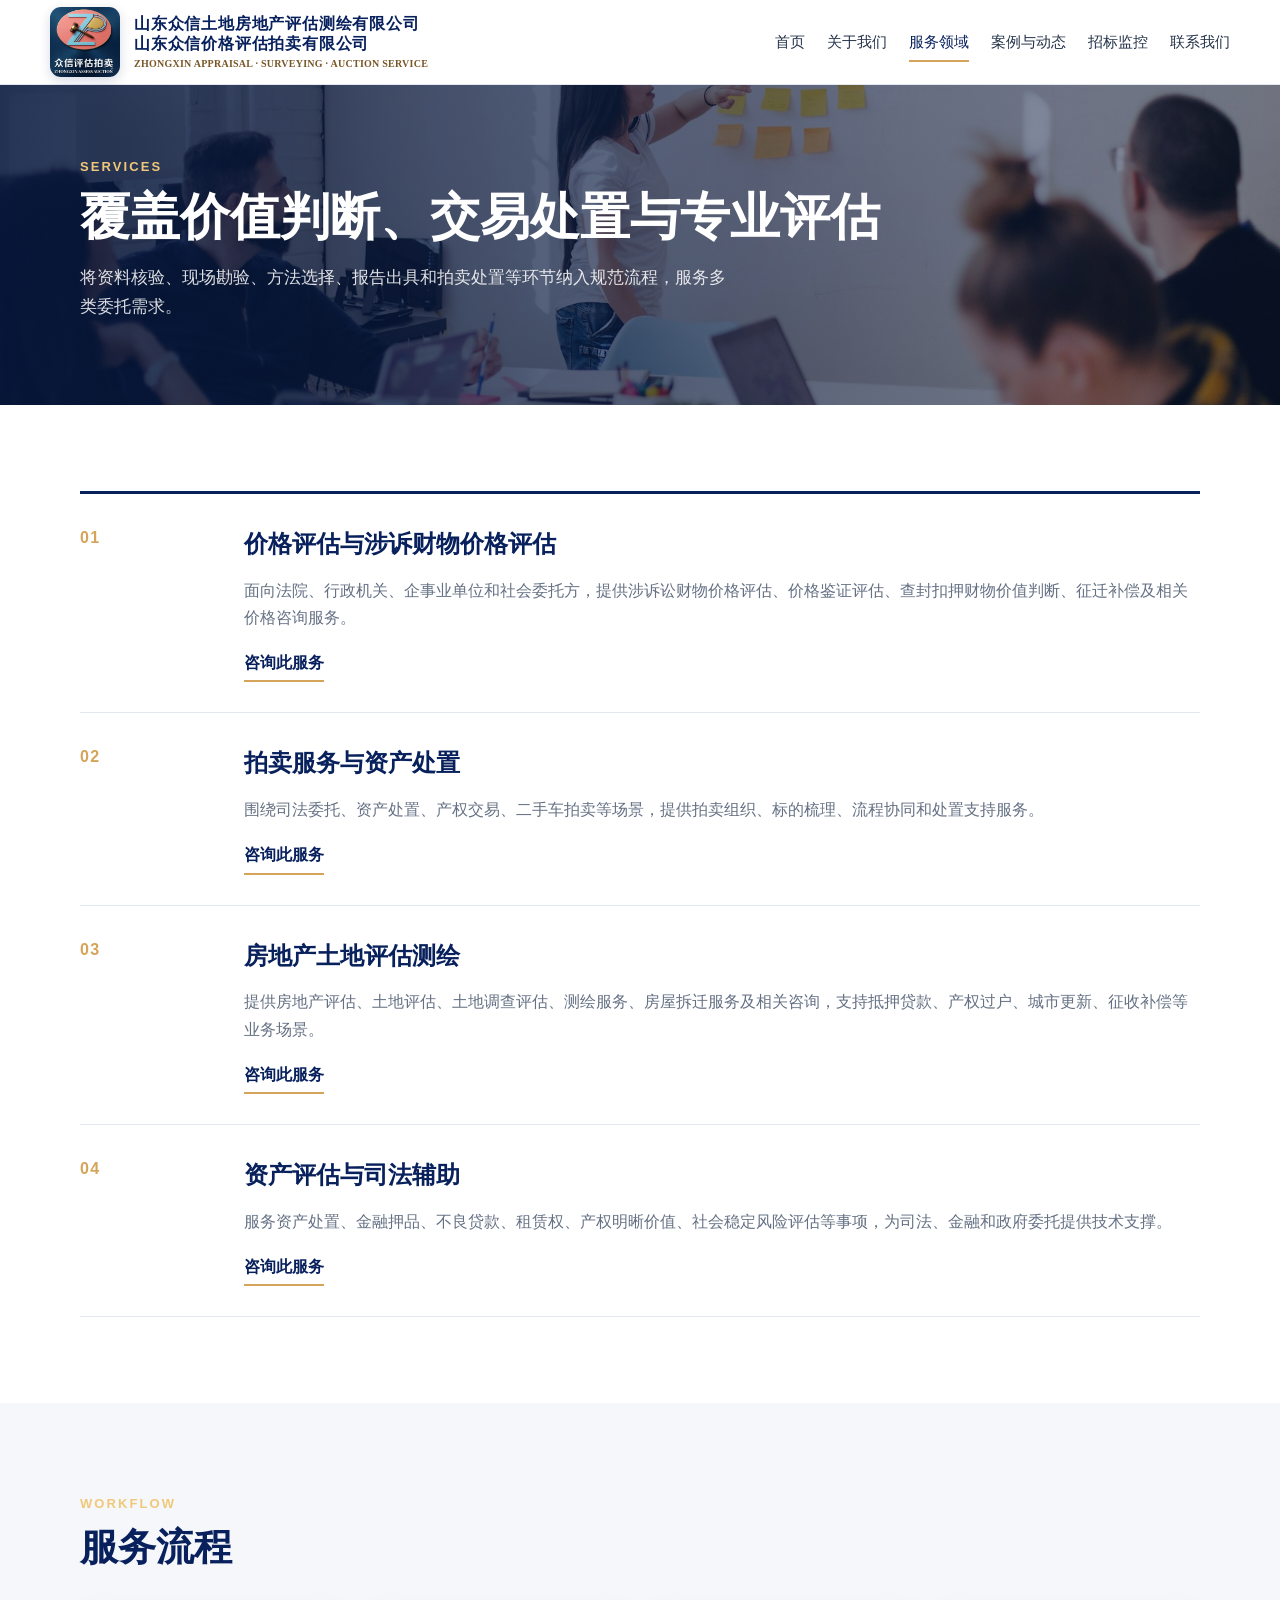
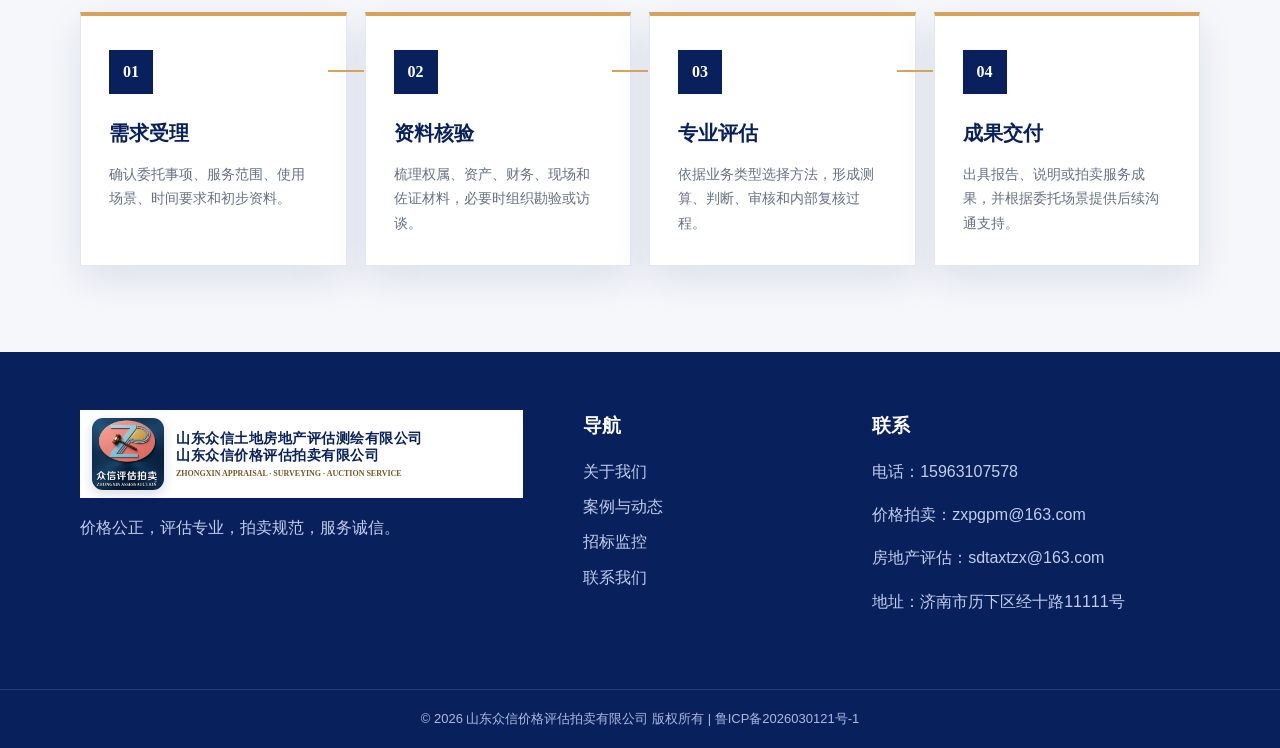
<file: services.html>
<!DOCTYPE html>
<html lang="zh-CN">
<head>
    <meta charset="UTF-8">
    <meta name="viewport" content="width=device-width, initial-scale=1.0">
    <title>服务领域 | 山东众信价格评估拍卖有限公司</title>
    <meta name="description" content="山东众信提供价格评估、拍卖服务、房地产土地评估测绘、资产评估与司法辅助等专业服务。">
    <meta property="og:type" content="website">
    <meta property="og:title" content="服务领域 | 山东众信价格评估拍卖有限公司">
    <meta property="og:description" content="覆盖价值判断、交易处置、房地产土地评估测绘与司法辅助等业务场景。">
    <meta property="og:image" content="assets/logo-original.png?v=20260722-final">
    <link rel="canonical" href="https://zhongxinpm.cn/services.html">
    <link rel="icon" href="assets/logo-original.png?v=20260722-final" type="image/png">
    <link rel="stylesheet" href="styles.css?v=20260722-logo-unified">
</head>
<body>
    <header class="site-header">
        <div class="topbar">
            <a class="brand" href="index.html"><img class="brand-logo" src="assets/logo-original.png?v=20260722-final" alt="众信评估拍卖"><span class="brand-copy"><strong>山东众信土地房地产评估测绘有限公司</strong><strong>山东众信价格评估拍卖有限公司</strong><small>ZHONGXIN APPRAISAL · SURVEYING · AUCTION SERVICE</small></span></a>
            <button class="menu-toggle" type="button" aria-label="打开导航" aria-expanded="false"><span></span><span></span><span></span></button>
            <nav class="main-nav" aria-label="主导航">
                <a href="index.html">首页</a><a href="about.html">关于我们</a><a class="active" href="services.html">服务领域</a><a href="insights.html">案例与动态</a><a href="monitor.html">招标监控</a><a href="contact.html">联系我们</a>
            </nav>
        </div>
    </header>
    <main>
        <section class="page-hero services-hero">
            <div class="container"><span>Services</span><h1>覆盖价值判断、交易处置与专业评估</h1><p>将资料核验、现场勘验、方法选择、报告出具和拍卖处置等环节纳入规范流程，服务多类委托需求。</p></div>
        </section>
        <section class="section">
            <div class="container service-list">
                <article id="price" class="service-item">
                    <span>01</span><div><h2>价格评估与涉诉财物价格评估</h2><p>面向法院、行政机关、企事业单位和社会委托方，提供涉诉讼财物价格评估、价格鉴证评估、查封扣押财物价值判断、征迁补偿及相关价格咨询服务。</p><a class="text-link" href="contact.html">咨询此服务</a></div>
                </article>
                <article id="auction" class="service-item">
                    <span>02</span><div><h2>拍卖服务与资产处置</h2><p>围绕司法委托、资产处置、产权交易、二手车拍卖等场景，提供拍卖组织、标的梳理、流程协同和处置支持服务。</p><a class="text-link" href="contact.html">咨询此服务</a></div>
                </article>
                <article id="realestate" class="service-item">
                    <span>03</span><div><h2>房地产土地评估测绘</h2><p>提供房地产评估、土地评估、土地调查评估、测绘服务、房屋拆迁服务及相关咨询，支持抵押贷款、产权过户、城市更新、征收补偿等业务场景。</p><a class="text-link" href="contact.html">咨询此服务</a></div>
                </article>
                <article id="judicial" class="service-item">
                    <span>04</span><div><h2>资产评估与司法辅助</h2><p>服务资产处置、金融押品、不良贷款、租赁权、产权明晰价值、社会稳定风险评估等事项，为司法、金融和政府委托提供技术支撑。</p><a class="text-link" href="contact.html">咨询此服务</a></div>
                </article>
            </div>
        </section>
        <section class="section muted">
            <div class="container process process-flow">
                <div class="section-head compact"><span>Workflow</span><h2>服务流程</h2></div>
                <article><span>01</span><strong>需求受理</strong><p>确认委托事项、服务范围、使用场景、时间要求和初步资料。</p></article>
                <article><span>02</span><strong>资料核验</strong><p>梳理权属、资产、财务、现场和佐证材料，必要时组织勘验或访谈。</p></article>
                <article><span>03</span><strong>专业评估</strong><p>依据业务类型选择方法，形成测算、判断、审核和内部复核过程。</p></article>
                <article><span>04</span><strong>成果交付</strong><p>出具报告、说明或拍卖服务成果，并根据委托场景提供后续沟通支持。</p></article>
            </div>
        </section>
    </main>
    <footer class="site-footer">
        <div class="container footer-grid"><div><a class="brand footer-brand" href="index.html"><img class="brand-logo" src="assets/logo-original.png?v=20260722-final" alt="众信评估拍卖"><span class="brand-copy"><strong>山东众信土地房地产评估测绘有限公司</strong><strong>山东众信价格评估拍卖有限公司</strong><small>ZHONGXIN APPRAISAL · SURVEYING · AUCTION SERVICE</small></span></a><p>价格公正，评估专业，拍卖规范，服务诚信。</p></div><div><h3>导航</h3><a href="about.html">关于我们</a><a href="insights.html">案例与动态</a><a href="monitor.html">招标监控</a><a href="contact.html">联系我们</a></div><div><h3>联系</h3><p>电话：15963107578</p><p>价格拍卖：zxpgpm@163.com</p><p>房地产评估：sdtaxtzx@163.com</p><p>地址：济南市历下区经十路11111号</p></div></div>
        <div class="footer-bottom">© 2026 山东众信价格评估拍卖有限公司 版权所有 | 鲁ICP备2026030121号-1</div>
    </footer>
    <script src="script.js?v=20260722-news-filter"></script>
</body>
</html>
</file>
<file: styles.css>
:root {
    --navy: #08215d;
    --navy-2: #0b2d78;
    --gold: #d5a45a;
    --gold-2: #f0c879;
    --ink: #1d2733;
    --muted: #657184;
    --line: #e3e8f0;
    --paper: #ffffff;
    --soft: #f5f7fb;
    --shadow: 0 18px 48px rgba(8, 33, 93, 0.12);
}

* {
    box-sizing: border-box;
}

html {
    scroll-behavior: smooth;
}

body {
    margin: 0;
    color: var(--ink);
    font-family: Arial, "PingFang SC", "Microsoft YaHei", sans-serif;
    background: var(--paper);
    line-height: 1.7;
}

img {
    max-width: 100%;
    display: block;
}

a {
    color: inherit;
    text-decoration: none;
}

.container {
    width: min(1120px, calc(100% - 40px));
    margin: 0 auto;
}

.site-header {
    position: sticky;
    top: 0;
    z-index: 20;
    background: rgba(255, 255, 255, 0.96);
    border-bottom: 1px solid var(--line);
    backdrop-filter: blur(14px);
}

.topbar {
    width: min(1180px, calc(100% - 40px));
    height: 84px;
    margin: 0 auto;
    display: flex;
    align-items: center;
    gap: 22px;
}

.brand {
    display: inline-flex;
    align-items: center;
    min-width: 460px;
    max-width: 560px;
}

.brand-logo {
    width: 100%;
    height: 76px;
    object-fit: contain;
    object-position: left center;
}

.site-header .brand {
    width: 470px;
    min-width: 430px;
    max-width: 500px;
    flex: 0 1 470px;
    gap: 14px;
}

.site-header .brand-logo {
    width: 70px;
    height: 70px;
    flex: 0 0 70px;
    border-radius: 11px;
    box-shadow: 0 4px 12px rgba(8, 31, 92, 0.16);
}

.brand-copy {
    display: flex;
    min-width: 0;
    flex-direction: column;
    justify-content: center;
    color: var(--navy);
    line-height: 1.25;
}

.brand-copy strong {
    white-space: nowrap;
    font-family: "STKaiti", "KaiTi", "Microsoft YaHei", sans-serif;
    font-size: 16px;
    font-weight: 700;
    letter-spacing: 0.8px;
}

.brand-copy small {
    margin-top: 4px;
    white-space: nowrap;
    color: #795626;
    font-family: Georgia, "Times New Roman", serif;
    font-size: 10px;
    font-weight: 700;
    letter-spacing: 0.25px;
}

.main-nav {
    display: flex;
    align-items: center;
    gap: 22px;
    margin-left: auto;
    font-size: 15px;
}

.main-nav a {
    position: relative;
    color: #25334a;
    padding: 27px 0;
    white-space: nowrap;
}

.main-nav a::after {
    content: "";
    position: absolute;
    left: 0;
    right: 0;
    bottom: 20px;
    height: 2px;
    background: var(--gold);
    transform: scaleX(0);
    transform-origin: left;
    transition: transform 0.2s ease;
}

.main-nav a:hover,
.main-nav a.active {
    color: var(--navy);
}

.main-nav a:hover::after,
.main-nav a.active::after {
    transform: scaleX(1);
}

.header-cta {
    color: #fff;
    background: var(--navy);
    padding: 10px 18px;
    font-size: 14px;
    border: 1px solid var(--navy);
    transition: 0.2s ease;
}

.header-cta:hover {
    background: var(--gold);
    border-color: var(--gold);
}

.menu-toggle {
    display: none;
    width: 42px;
    height: 42px;
    margin-left: auto;
    background: transparent;
    border: 1px solid var(--line);
    cursor: pointer;
}

.menu-toggle span {
    display: block;
    width: 20px;
    height: 2px;
    margin: 5px auto;
    background: var(--navy);
}

.hero,
.page-hero {
    position: relative;
    color: #fff;
    overflow: hidden;
    background-position: center;
    background-size: cover;
}

.hero-home {
    min-height: 560px;
    display: flex;
    align-items: center;
    background-image: url("assets/site-images/building-hero.jpg");
}

.hero-overlay,
.page-hero::before {
    position: absolute;
    inset: 0;
    content: "";
    background: linear-gradient(90deg, rgba(5, 22, 61, 0.86), rgba(5, 22, 61, 0.42));
}

.hero-content,
.page-hero .container {
    position: relative;
    z-index: 1;
}

.eyebrow,
.section-kicker,
.section-head span,
.consult-inner span,
.page-hero span {
    color: var(--gold-2);
    font-size: 13px;
    font-weight: 700;
    letter-spacing: 0.16em;
    text-transform: uppercase;
}

.hero h1 {
    max-width: 760px;
    margin: 14px 0 20px;
    font-size: clamp(38px, 5vw, 62px);
    line-height: 1.16;
    letter-spacing: 0;
}

.hero p {
    max-width: 650px;
    margin: 0;
    color: rgba(255, 255, 255, 0.86);
    font-size: 18px;
}

.hero-actions {
    display: flex;
    gap: 14px;
    margin-top: 34px;
    flex-wrap: wrap;
}

.btn {
    display: inline-flex;
    align-items: center;
    justify-content: center;
    min-height: 46px;
    padding: 0 24px;
    border: 1px solid transparent;
    font-weight: 700;
    cursor: pointer;
    transition: 0.2s ease;
}

.btn.primary {
    color: #fff;
    background: var(--navy);
    border-color: var(--navy);
}

.btn.primary:hover {
    background: #123986;
}

.btn.ghost {
    color: #fff;
    border-color: rgba(255, 255, 255, 0.55);
}

.btn.ghost:hover {
    color: var(--navy);
    background: #fff;
}

.btn.gold {
    background: var(--gold);
    border-color: var(--gold);
}

.section {
    padding: 86px 0;
}

.muted {
    background: var(--soft);
}

.section-head {
    max-width: 650px;
    margin-bottom: 36px;
}

.section-head.compact {
    margin-bottom: 28px;
}

.section-head.side {
    margin-bottom: 0;
}

.section-head h2,
.split h2,
.consult-inner h2 {
    margin: 8px 0 12px;
    color: var(--navy);
    font-size: clamp(28px, 3vw, 38px);
    line-height: 1.25;
}

.section-head p,
.lead,
.rich-text p {
    color: var(--muted);
    font-size: 16px;
}

.credential-note {
    max-width: 760px;
    margin-top: 12px;
    padding: 12px 14px;
    color: #6b4a1f !important;
    background: #fff7e8;
    border-left: 3px solid var(--gold);
    font-size: 14px !important;
}

.image-card-grid {
    display: grid;
    grid-template-columns: repeat(4, 1fr);
    gap: 1px;
    background: var(--line);
}

.image-card {
    position: relative;
    height: 300px;
    overflow: hidden;
    color: #fff;
    background: var(--navy);
}

.image-card img {
    width: 100%;
    height: 100%;
    object-fit: cover;
    opacity: 0.78;
    transition: transform 0.45s ease, opacity 0.45s ease;
}

.image-card::after {
    position: absolute;
    inset: 0;
    content: "";
    background: linear-gradient(180deg, rgba(8, 33, 93, 0.1), rgba(8, 33, 93, 0.82));
}

.image-card.light::after {
    background: linear-gradient(180deg, rgba(255, 255, 255, 0.04), rgba(8, 33, 93, 0.74));
}

.image-card span {
    position: absolute;
    left: 28px;
    bottom: 26px;
    z-index: 1;
    font-size: 24px;
    font-weight: 700;
}

.image-card span::before {
    content: "";
    display: block;
    width: 34px;
    height: 3px;
    margin-bottom: 12px;
    background: var(--gold);
}

.image-card:hover img {
    transform: scale(1.07);
    opacity: 0.94;
}

.info-center {
    position: relative;
    margin-top: -86px;
    z-index: 2;
    padding-bottom: 30px;
}

.info-center .container {
    background: #fff;
    padding: 28px 42px 32px;
    box-shadow: var(--shadow);
}

.info-grid {
    display: grid;
    grid-template-columns: minmax(0, 1.05fr) minmax(380px, 0.95fr);
    gap: 28px;
    align-items: stretch;
}

.project-carousel {
    position: relative;
    min-height: 430px;
    overflow: hidden;
    background: var(--navy);
}

.project-slide {
    position: absolute;
    inset: 0;
    opacity: 0;
    pointer-events: none;
    transition: opacity 0.45s ease;
}

.project-slide.active {
    opacity: 1;
    pointer-events: auto;
}

.project-slide img {
    width: 100%;
    height: 100%;
    object-fit: cover;
    opacity: 0.82;
}

.project-slide::after {
    content: "";
    position: absolute;
    inset: 0;
    background: linear-gradient(180deg, rgba(8, 33, 93, 0.12), rgba(8, 33, 93, 0.88));
}

.project-caption {
    position: absolute;
    left: 34px;
    right: 34px;
    bottom: 42px;
    z-index: 1;
    color: #fff;
}

.project-caption span {
    display: inline-block;
    margin-bottom: 12px;
    padding: 5px 12px;
    color: var(--navy);
    background: var(--gold-2);
    font-size: 13px;
    font-weight: 700;
}

.project-caption h3 {
    margin: 0 0 12px;
    font-size: clamp(24px, 3vw, 34px);
    line-height: 1.28;
}

.project-caption p {
    max-width: 620px;
    margin: 0;
    color: rgba(255, 255, 255, 0.86);
    font-size: 15px;
}

.carousel-dots {
    position: absolute;
    left: 34px;
    bottom: 18px;
    z-index: 2;
    display: flex;
    gap: 8px;
}

.carousel-dots button {
    width: 28px;
    height: 4px;
    padding: 0;
    border: 0;
    background: rgba(255, 255, 255, 0.45);
    cursor: pointer;
}

.carousel-dots button.active {
    background: var(--gold-2);
}

.info-panel {
    display: flex;
    flex-direction: column;
    min-height: 430px;
    border-top: 3px solid var(--navy);
    background: #fff;
    box-shadow: inset 0 0 0 1px var(--line);
}

.info-tabs {
    display: grid;
    grid-template-columns: repeat(3, 1fr);
    border-bottom: 1px solid var(--line);
}

.info-tabs button {
    min-height: 54px;
    color: var(--navy);
    background: #fff;
    border: 0;
    border-right: 1px solid var(--line);
    font: inherit;
    font-weight: 700;
    cursor: pointer;
}

.info-tabs button:last-child {
    border-right: 0;
}

.info-tabs button.active {
    color: #fff;
    background: var(--navy);
}

.notice-board {
    display: grid;
    grid-template-columns: repeat(2, minmax(0, 1fr));
    gap: 26px;
    margin-top: 26px;
}

.notice-column {
    border: 1px solid #d5d9df;
    background: #fff;
}

.notice-column-head {
    display: flex;
    align-items: stretch;
    justify-content: space-between;
    min-height: 48px;
    border-bottom: 1px solid #d5d9df;
}

.notice-column-head h3 {
    margin: 0;
    padding: 12px 22px;
    color: #fff;
    background: var(--navy);
    font-size: 17px;
}

.notice-column-head h3::before {
    content: "› ";
    font-size: 18px;
}

.notice-column-head a {
    align-self: center;
    padding: 0 14px;
    color: var(--navy);
    font-size: 12px;
}

.investment-tabs {
    display: flex;
    flex-wrap: wrap;
    align-items: center;
    gap: 0;
    margin-right: auto;
    padding-left: 18px;
}

.investment-tabs a {
    position: relative;
    padding: 0 15px;
    color: var(--navy);
    font-size: 13px;
    font-weight: 700;
}

.investment-tabs a + a::before {
    content: "";
    position: absolute;
    left: 0;
    top: 50%;
    width: 1px;
    height: 14px;
    background: var(--gold);
    transform: translateY(-50%);
}

.investment-tabs a:hover,
.investment-tabs a.active {
    color: var(--gold);
}

.investment-tabs a.active::after {
    content: "";
    position: absolute;
    left: 15px;
    right: 15px;
    bottom: -16px;
    height: 2px;
    background: var(--gold);
}

.notice-column-body {
    display: grid;
    grid-template-columns: minmax(220px, 0.86fr) 1fr;
    gap: 20px;
    padding: 16px;
}

.news-showcase {
    overflow: hidden;
    background: #fff;
    border: 1px solid var(--line);
    box-shadow: var(--shadow);
}

.news-showcase-head {
    display: flex;
    align-items: center;
    justify-content: space-between;
    gap: 20px;
    min-height: 58px;
    padding: 0 24px 0 28px;
    color: #fff;
    background: var(--navy);
}

.news-showcase-head div {
    display: flex;
    align-items: center;
    gap: 18px;
}

.news-showcase-head strong {
    font-size: 18px;
}

.news-showcase-head span {
    padding-left: 18px;
    border-left: 2px solid rgba(255, 255, 255, 0.62);
    font-weight: 700;
}

.news-showcase-head a {
    color: #fff;
    font-size: 14px;
}

.news-showcase-head a::before {
    content: "— ";
    color: var(--gold-2);
}

.news-showcase-body {
    display: grid;
    grid-template-columns: minmax(0, 1.65fr) minmax(360px, 1fr);
    height: 360px;
    background: #f1f4f8;
}

.news-visual {
    position: relative;
    height: 360px;
    background: #e8edf5;
}

.news-slide {
    position: absolute;
    inset: 0;
    opacity: 0;
    visibility: hidden;
    pointer-events: none;
    transition: opacity 0.45s ease;
}

.news-slide.active {
    opacity: 1;
    visibility: visible;
    pointer-events: auto;
}

.news-slide img {
    width: 100%;
    height: 100%;
    object-fit: cover;
}

.news-dots {
    position: absolute;
    left: 0;
    right: 0;
    bottom: 18px;
    display: flex;
    justify-content: center;
    gap: 10px;
    z-index: 2;
}

.news-dots button {
    width: 11px;
    height: 11px;
    padding: 0;
    border: 0;
    border-radius: 999px;
    background: rgba(255, 255, 255, 0.72);
    cursor: pointer;
}

.news-dots button.active {
    background: var(--gold);
}

.news-summary {
    display: flex;
    flex-direction: column;
    justify-content: flex-start;
    min-width: 0;
    overflow: hidden;
    padding: 38px 38px 34px;
    background: #fff;
}

.news-summary time {
    color: var(--navy);
    font-family: Georgia, "Times New Roman", serif;
    font-size: 15px;
}

.news-summary > strong {
    margin: 4px 0 16px;
    color: var(--navy);
    font-family: Georgia, "Times New Roman", serif;
    font-size: 34px;
    line-height: 1;
}

.news-summary > strong::after {
    content: "";
    display: block;
    width: 42px;
    height: 2px;
    margin-top: 16px;
    background: var(--gold);
}

.news-summary h3 {
    margin: 0 0 12px;
    color: var(--navy);
    font-size: 22px;
    line-height: 1.58;
    display: -webkit-box;
    overflow: hidden;
    -webkit-line-clamp: 2;
    -webkit-box-orient: vertical;
}

.news-summary p {
    margin: 0 0 20px;
    color: var(--muted);
    font-size: 15px;
    line-height: 1.85;
    display: -webkit-box;
    overflow: hidden;
    -webkit-line-clamp: 2;
    -webkit-box-orient: vertical;
}

.news-summary .btn {
    align-self: flex-start;
    margin-top: auto;
}

.news-headlines {
    padding: 22px 28px 26px;
    background: #fff;
}

.news-headlines a {
    display: grid;
    grid-template-columns: auto 1fr auto;
    gap: 10px;
    align-items: center;
    padding: 13px 0;
    border-bottom: 1px solid var(--line);
}

.news-headlines a:last-child {
    border-bottom: 0;
}

.news-headlines span {
    padding: 2px 8px;
    color: #fff;
    background: var(--gold);
    font-size: 12px;
}

.news-headlines strong {
    min-width: 0;
    color: var(--navy);
    font-size: 15px;
    overflow: hidden;
    text-overflow: ellipsis;
    white-space: nowrap;
}

.news-headlines time {
    color: var(--muted);
    font-size: 13px;
    white-space: nowrap;
}

.notice-featured {
    position: relative;
    display: block;
    min-width: 0;
    align-self: start;
    padding: 10px;
    border: 1px solid rgba(8, 33, 93, 0.1);
    background: linear-gradient(180deg, #fff, #f8fafc);
}

.notice-featured img {
    width: 100%;
    height: 190px;
    object-fit: cover;
    background: #f2f2f2;
}

.notice-featured div {
    min-width: 0;
    padding-top: 10px;
}

.notice-featured p {
    margin: 8px 0 12px;
    color: var(--muted);
    font-size: 13px;
    line-height: 1.65;
    display: -webkit-box;
    overflow: hidden;
    -webkit-line-clamp: 2;
    -webkit-box-orient: vertical;
}

.notice-list {
    display: grid;
    align-content: start;
    gap: 0;
}

.notice-item {
    position: relative;
    display: grid;
    grid-template-columns: 1fr auto;
    gap: 12px;
    align-items: center;
    min-height: 40px;
    padding: 13px 0 13px 16px;
    border-bottom: 1px dashed #d8d8d8;
}

.notice-item.featured strong {
    font-size: 15px;
    font-weight: 800;
}

.notice-item::before {
    content: "※";
    position: absolute;
    top: 10px;
    left: 0;
    width: auto;
    height: auto;
    color: #758095;
    background: none;
    font-size: 12px;
    opacity: 1;
}

.notice-column time {
    color: var(--gold);
    font-family: Georgia, "Times New Roman", serif;
    font-size: 13px;
    font-weight: 700;
    white-space: nowrap;
}

.notice-column strong {
    color: var(--navy);
    font-size: 14px;
    line-height: 1.5;
}

.notice-featured strong {
    display: block;
    color: var(--navy);
    font-size: 17px;
    line-height: 1.45;
}

.service-preview {
    padding-top: 40px;
}

.notice-column a:hover strong {
    color: var(--gold);
}

.auction-panel,
.investment-panel {
    grid-column: 1 / -1;
}

.auction-panel .notice-column-head,
.investment-panel .notice-column-head {
    align-items: center;
}

.auction-body,
.investment-body {
    grid-template-columns: minmax(0, 1.2fr) minmax(320px, 0.8fr);
    gap: 24px;
}

.auction-body .notice-featured img,
.investment-body .notice-featured img {
    height: 190px;
}

.investment-empty {
    grid-column: 1 / -1;
    min-height: 220px;
    display: grid;
    place-items: center;
    color: var(--muted);
    background: #f7f9fd;
    border: 1px dashed var(--line);
}

.info-pair {
    grid-column: 1 / -1;
    display: grid;
    grid-template-columns: repeat(2, minmax(0, 1fr));
    gap: 26px;
}

.compact-feed {
    min-width: 0;
}

.compact-list {
    display: grid;
    gap: 0;
    padding: 12px 18px 16px;
}

.compact-item {
    display: grid;
    grid-template-columns: 1fr auto;
    gap: 14px;
    align-items: center;
    min-height: 48px;
    padding: 12px 0 12px 16px;
    border-bottom: 1px dashed #d8d8d8;
    position: relative;
}

.compact-item:last-child {
    border-bottom: 0;
}

.compact-item::before {
    content: "※";
    position: absolute;
    left: 0;
    top: 13px;
    color: #758095;
    font-size: 12px;
}

.compact-item strong {
    min-width: 0;
    color: var(--navy);
    font-size: 14px;
    line-height: 1.55;
    overflow: hidden;
    text-overflow: ellipsis;
    white-space: nowrap;
}

.compact-item time {
    color: var(--gold);
    font-family: Georgia, "Times New Roman", serif;
    font-size: 13px;
    font-weight: 700;
    white-space: nowrap;
}

.compact-item:hover strong {
    color: var(--gold);
}

.split {
    display: grid;
    grid-template-columns: 0.85fr 1.15fr;
    gap: 70px;
    align-items: start;
}

.strength-grid,
.feature-grid,
.process {
    display: grid;
    grid-template-columns: repeat(4, 1fr);
    gap: 18px;
}

.strength-grid article,
.feature,
.process article,
.article-list article,
.contact-card,
.contact-form {
    background: #fff;
    border: 1px solid var(--line);
    box-shadow: var(--shadow);
}

.strength-grid article {
    padding: 28px;
}

.strength-grid strong {
    display: block;
    color: var(--navy);
    font-size: 34px;
    line-height: 1;
}

.strength-grid span {
    color: var(--muted);
}

.feature-grid {
    grid-template-columns: repeat(3, 1fr);
}

.feature-grid.four {
    grid-template-columns: repeat(4, 1fr);
}

.feature {
    padding: 32px;
}

.feature h3,
.service-item h2,
.article-list h2,
.contact-card h2 {
    margin: 0 0 12px;
    color: var(--navy);
}

.article-list h2 a {
    color: inherit;
}

.article-list h2 a:hover {
    color: var(--gold);
}

.feature p,
.service-item p,
.article-list p,
.contact-card p {
    margin: 0;
    color: var(--muted);
}

.news-layout {
    display: grid;
    grid-template-columns: 330px 1fr;
    gap: 58px;
}

.news-list {
    background: #fff;
    border-top: 3px solid var(--navy);
}

.news-list a {
    display: grid;
    grid-template-columns: 130px 1fr;
    gap: 24px;
    padding: 25px 30px;
    border-bottom: 1px solid var(--line);
    transition: 0.2s ease;
}

.news-list a:hover {
    background: #fff7e8;
}

.news-list time,
.article-list time {
    color: var(--gold);
    font-weight: 700;
}

.text-link {
    display: inline-block;
    margin-top: 18px;
    color: var(--navy);
    font-weight: 700;
}

.text-link::after {
    content: "";
    display: block;
    width: 100%;
    height: 2px;
    margin-top: 4px;
    background: var(--gold);
}

.consult-band {
    color: #fff;
    background: var(--navy);
    padding: 54px 0;
}

.consult-inner {
    display: flex;
    align-items: center;
    justify-content: space-between;
    gap: 30px;
}

.consult-inner h2,
.consult-inner p {
    color: #fff;
    margin-bottom: 0;
}

.page-hero {
    min-height: 320px;
    display: flex;
    align-items: center;
}

.about-hero {
    background-image: url("assets/site-images/office-hero.jpg");
}

.services-hero {
    background-image: url("assets/site-images/team-hero.jpg");
}

.insights-hero {
    background-image: url("assets/site-images/meeting-hero.jpg");
}

.contact-hero {
    background-image: url("assets/site-images/workspace-hero.jpg");
}

.page-hero h1 {
    margin: 8px 0 10px;
    font-size: clamp(34px, 4vw, 50px);
    line-height: 1.2;
}

.page-hero p {
    max-width: 660px;
    color: rgba(255, 255, 255, 0.86);
    font-size: 17px;
}

.rich-text {
    border-left: 3px solid var(--gold);
    padding-left: 28px;
}

.profile-highlights {
    display: grid;
    grid-template-columns: repeat(3, 1fr);
    gap: 14px;
    margin-top: 28px;
}

.profile-highlights div {
    padding: 20px;
    background: #f7f9fd;
    border: 1px solid var(--line);
}

.profile-highlights strong {
    display: block;
    color: var(--navy);
    font-family: Georgia, "Times New Roman", serif;
    font-size: 30px;
    line-height: 1;
    margin-bottom: 8px;
}

.profile-highlights span {
    color: var(--muted);
    font-size: 13px;
}

.credential-gallery {
    display: grid;
    grid-template-columns: repeat(2, minmax(0, 1fr));
    gap: 22px;
    max-width: 880px;
    margin: 0 auto;
}

.credential-card {
    background: #fff;
    border: 1px solid var(--line);
    box-shadow: var(--shadow);
    overflow: hidden;
}

.credential-visual {
    position: relative;
    aspect-ratio: 4 / 3;
    min-height: 210px;
    padding: 18px;
    display: grid;
    place-items: center;
    background:
        linear-gradient(135deg, rgba(8, 33, 93, 0.08), rgba(213, 164, 90, 0.12)),
        #f8fafc;
}

.credential-visual.photo img {
    width: 100%;
    height: 100%;
    object-fit: contain;
    filter: drop-shadow(0 14px 22px rgba(8, 33, 93, 0.16));
}

.credential-visual span {
    position: absolute;
    left: 18px;
    bottom: 18px;
    min-width: 92px;
    padding: 8px 12px;
    color: var(--gold-2);
    background: rgba(8, 33, 93, 0.9);
    font-weight: 700;
    font-size: 13px;
    letter-spacing: 0.04em;
    text-align: center;
}

.credential-card h3 {
    margin: 24px 24px 10px;
    color: var(--navy);
    font-size: 20px;
}

.credential-card p {
    margin: 0;
    padding: 0 24px 28px;
    color: var(--muted);
    font-size: 14px;
}

.network-section {
    color: #fff;
    background: var(--navy);
}

.network-map {
    display: grid;
    grid-template-columns: 0.75fr 1.25fr;
    gap: 56px;
    align-items: center;
}

.network-copy h2 {
    margin: 8px 0 14px;
    color: #fff;
    font-size: clamp(28px, 3vw, 38px);
    line-height: 1.25;
}

.network-copy p {
    margin: 0;
    color: #c4cdea;
}

.network-nodes {
    position: relative;
    display: grid;
    grid-template-columns: repeat(4, 1fr);
    gap: 16px;
}

.network-nodes::before {
    content: "";
    position: absolute;
    inset: 18px;
    border: 1px solid rgba(213, 164, 90, 0.28);
    pointer-events: none;
}

.network-node {
    position: relative;
    z-index: 1;
    min-height: 118px;
    padding: 22px 18px;
    background: rgba(255, 255, 255, 0.08);
    border: 1px solid rgba(255, 255, 255, 0.16);
}

.network-node.primary {
    background: var(--gold);
}

.network-node strong {
    display: block;
    margin-bottom: 8px;
    color: #fff;
    font-size: 24px;
}

.network-node span {
    color: rgba(255, 255, 255, 0.82);
    font-size: 13px;
    line-height: 1.55;
}

.timeline article,
.service-item {
    display: grid;
    grid-template-columns: 130px 1fr;
    gap: 34px;
    padding: 30px 0;
    border-bottom: 1px solid var(--line);
}

.timeline time,
.service-item > span {
    color: var(--gold);
    font-weight: 700;
    letter-spacing: 0.08em;
}

.service-list {
    border-top: 3px solid var(--navy);
}

.process {
    grid-template-columns: repeat(4, 1fr);
}

.process article {
    padding: 28px;
}

.process strong {
    color: var(--navy);
}

.process-flow {
    align-items: stretch;
}

.process-flow .section-head {
    grid-column: 1 / -1;
    max-width: 720px;
    margin-bottom: 10px;
}

.process-flow article {
    position: relative;
    min-height: 220px;
    padding: 34px 28px 30px;
    border-top: 4px solid var(--gold);
    box-shadow: 0 14px 36px rgba(8, 33, 93, 0.1);
}

.process-flow article::after {
    content: "";
    position: absolute;
    top: 54px;
    right: -18px;
    width: 36px;
    height: 2px;
    background: var(--gold);
    z-index: 1;
}

.process-flow article:last-child::after {
    display: none;
}

.process-flow article > span {
    display: inline-flex;
    align-items: center;
    justify-content: center;
    width: 44px;
    height: 44px;
    margin-bottom: 22px;
    color: #fff;
    background: var(--navy);
    font-family: Georgia, "Times New Roman", serif;
    font-size: 16px;
    font-weight: 700;
}

.process-flow strong {
    display: block;
    margin-bottom: 12px;
    font-size: 20px;
}

.process-flow p {
    margin: 0;
    color: var(--muted);
    font-size: 14px;
    line-height: 1.75;
}

.insights-section {
    background: linear-gradient(180deg, #fff, #f7f9fd);
}

.insights-layout {
    display: grid;
    grid-template-columns: 260px minmax(0, 1fr);
    gap: 28px;
    align-items: start;
}

.insights-side {
    position: sticky;
    top: 110px;
    padding: 0 0 14px;
    background: #fff;
    border: 1px solid var(--line);
    box-shadow: var(--shadow);
}

.insights-side h2 {
    margin: 0 0 8px;
    padding: 16px 20px;
    color: #fff;
    background: var(--navy);
    font-size: 18px;
}

.insights-side a {
    display: block;
    margin: 0 14px;
    padding: 12px 6px;
    color: #26344c;
    border-bottom: 1px dashed #d8dfe9;
    font-weight: 700;
}

.insights-side a.active,
.insights-side a:hover {
    color: var(--gold);
}

.side-group {
    margin: 0 14px;
    padding-bottom: 6px;
    border-bottom: 1px solid var(--line);
}

.side-group > a {
    margin: 0;
}

.side-group > a:not(:first-child) {
    padding: 8px 6px 8px 22px;
    color: var(--muted);
    border-bottom: 0;
    font-size: 14px;
    font-weight: 600;
}

.side-group > a:not(:first-child)::before {
    content: "· ";
    color: var(--gold);
}

.side-group > a.active:not(:first-child),
.side-group > a:not(:first-child):hover {
    color: var(--navy);
}

.insights-content {
    min-width: 0;
}

.insights-list-head {
    display: flex;
    justify-content: space-between;
    gap: 20px;
    align-items: flex-end;
    margin-bottom: 16px;
    padding: 22px 26px;
    background: #fff;
    border: 1px solid var(--line);
    box-shadow: var(--shadow);
}

.insights-list-head span {
    color: var(--gold);
    font-size: 12px;
    font-weight: 800;
    letter-spacing: 0.14em;
    text-transform: uppercase;
}

.insights-list-head h2 {
    margin: 5px 0 0;
    color: var(--navy);
}

.insights-list-head p {
    margin: 0;
    color: var(--muted);
    white-space: nowrap;
}

.article-list {
    display: grid;
    gap: 20px;
}

.article-list.empty {
    padding: 34px;
    color: var(--muted);
    background: #fff;
    border: 1px solid var(--line);
}

.article-list article {
    position: relative;
    padding: 34px 170px 34px 34px;
}

.article-list span {
    position: absolute;
    top: 34px;
    right: 34px;
    color: var(--navy);
    background: #edf2fb;
    padding: 7px 14px;
    font-size: 13px;
}

.article-pagination {
    display: flex;
    flex-wrap: wrap;
    justify-content: center;
    gap: 8px;
    margin-top: 24px;
    padding: 18px;
    background: #fff;
    border: 1px solid var(--line);
    box-shadow: var(--shadow);
}

.article-pagination a {
    min-width: 38px;
    height: 38px;
    display: inline-flex;
    align-items: center;
    justify-content: center;
    padding: 0 12px;
    color: var(--navy);
    background: #f7f9fd;
    border: 1px solid var(--line);
    font-size: 14px;
    font-weight: 700;
}

.article-pagination a.active {
    color: #fff;
    background: var(--navy);
    border-color: var(--navy);
}

.article-pagination a:not(.disabled):hover {
    color: #fff;
    background: var(--gold);
    border-color: var(--gold);
}

.article-pagination a.disabled {
    color: #9aa5b7;
    pointer-events: none;
    background: #f1f4f8;
}

.article-detail {
    max-width: 860px;
}

.article-head {
    margin-bottom: 28px;
    padding-bottom: 22px;
    border-bottom: 1px solid var(--line);
    text-align: center;
}

.article-head h2 {
    margin: 0 0 16px;
    color: var(--navy);
    font-size: clamp(26px, 3vw, 36px);
    line-height: 1.35;
}

.article-meta {
    display: flex;
    flex-wrap: wrap;
    justify-content: center;
    gap: 12px;
    color: var(--muted);
    font-size: 14px;
}

.article-meta strong {
    color: var(--navy);
}

.article-cover {
    width: 100%;
    max-height: 460px;
    margin-bottom: 28px;
    object-fit: cover;
}

.article-detail .rich-text {
    margin-bottom: 28px;
    color: #2d3748;
    font-size: 16px;
    line-height: 1.9;
}

.article-detail .rich-text p,
.article-detail .rich-text ul,
.article-detail .rich-text ol {
    margin: 0 0 18px;
}

.article-detail .rich-text h2,
.article-detail .rich-text h3,
.article-detail .rich-text h4 {
    margin: 30px 0 14px;
    color: var(--navy);
    line-height: 1.35;
}

.article-detail .rich-text ul,
.article-detail .rich-text ol {
    padding-left: 1.4em;
}

.article-detail .rich-text img {
    display: block;
    width: min(100%, 720px);
    max-width: 100%;
    height: auto;
    margin: 22px auto;
    border: 1px solid var(--line);
}

.article-detail .rich-text a {
    color: var(--navy);
    border-bottom: 1px solid var(--gold);
}

.hidden {
    display: none !important;
}

.contact-grid {
    display: grid;
    grid-template-columns: 360px 1fr;
    gap: 30px;
    align-items: start;
}

.contact-card,
.contact-form {
    padding: 34px;
}

.contact-card p {
    margin: 16px 0;
}

.contact-card strong {
    display: block;
    color: var(--navy);
}

.qr-box {
    width: 156px;
    margin-top: 26px;
    display: grid;
    gap: 8px;
    color: var(--navy);
    text-align: center;
}

.qr-box small {
    color: var(--muted);
    font-size: 12px;
    line-height: 1.4;
}

.qr-box img {
    width: 156px;
    height: 156px;
    border: 1px solid var(--line);
    background: #fff;
}

.contact-form {
    display: grid;
    grid-template-columns: 1fr 1fr;
    gap: 20px;
}

.contact-form label {
    color: var(--navy);
    font-weight: 700;
}

.contact-form .full,
.contact-form button,
.form-message {
    grid-column: 1 / -1;
}

input,
select,
textarea {
    width: 100%;
    margin-top: 8px;
    padding: 13px 14px;
    color: var(--ink);
    border: 1px solid var(--line);
    font: inherit;
}

input:focus,
select:focus,
textarea:focus {
    outline: 2px solid rgba(213, 164, 90, 0.35);
    border-color: var(--gold);
}

.form-message {
    min-height: 24px;
    margin: 0;
    color: var(--navy);
    font-weight: 700;
}

.form-message.error {
    color: #b3261e;
}

.map-band {
    padding: 0 0 86px;
}

.map-placeholder {
    height: 300px;
    display: grid;
    place-items: center;
    color: #fff;
    background:
        linear-gradient(rgba(8, 33, 93, 0.74), rgba(8, 33, 93, 0.74)),
        url("assets/site-images/city-map.jpg") center/cover;
    font-size: 22px;
    font-weight: 700;
}

.site-footer {
    color: #c4cdea;
    background: var(--navy);
}

.footer-grid {
    display: grid;
    grid-template-columns: 1.35fr 0.7fr 1fr;
    gap: 60px;
    padding: 58px 0;
}

.footer-brand {
    width: 100%;
    min-width: 0;
    max-width: 500px;
    padding: 8px 12px;
    gap: 12px;
    background: #fff;
}

.footer-brand .brand-logo {
    width: 72px;
    height: 72px;
    flex: 0 0 72px;
    border-radius: 11px;
    box-shadow: 0 4px 12px rgba(8, 31, 92, 0.16);
}

.footer-brand .brand-copy strong {
    font-size: 14px;
    letter-spacing: 0.5px;
}

.footer-brand .brand-copy small {
    font-size: 8px;
    letter-spacing: 0;
}

.site-footer h3 {
    color: #fff;
}

.site-footer p {
    color: #c4cdea;
}

.site-footer h3 {
    margin: 0 0 16px;
}

.site-footer a:not(.brand) {
    display: block;
    margin: 8px 0;
    color: #c4cdea;
}

.site-footer a:hover {
    color: var(--gold-2);
}

.footer-bottom {
    border-top: 1px solid rgba(255, 255, 255, 0.12);
    padding: 18px 20px;
    text-align: center;
    color: #aeb9df;
    font-size: 13px;
}

@media (max-width: 980px) {
    .topbar {
        height: 76px;
    }

    .brand {
        min-width: auto;
        max-width: 350px;
        flex: 1;
    }

    .brand-logo {
        height: 64px;
    }

    .site-header .brand {
        width: 340px;
        min-width: 0;
        max-width: 340px;
        flex-basis: 340px;
        gap: 9px;
    }

    .site-header .brand-logo {
        width: 60px;
        height: 60px;
        flex-basis: 60px;
        border-radius: 9px;
    }

    .brand-copy strong {
        font-size: 12.5px;
        letter-spacing: 0.45px;
    }

    .brand-copy small {
        margin-top: 3px;
        font-size: 8px;
        letter-spacing: 0;
    }

    .menu-toggle {
        display: block;
    }

    .main-nav {
        position: absolute;
        top: 76px;
        left: 0;
        right: 0;
        display: none;
        margin: 0;
        padding: 10px 20px 20px;
        background: #fff;
        border-bottom: 1px solid var(--line);
        box-shadow: var(--shadow);
    }

    .main-nav.open {
        display: grid;
    }

    .main-nav a {
        padding: 13px 0;
    }

    .main-nav a::after {
        bottom: 8px;
    }

    .header-cta {
        display: none;
    }

    .hero-home {
        min-height: 500px;
    }

    .image-card-grid,
    .feature-grid,
    .feature-grid.four,
    .strength-grid,
    .process,
    .footer-grid {
        grid-template-columns: repeat(2, 1fr);
    }

    .split,
    .news-layout,
    .info-grid,
    .insights-layout,
    .notice-board,
    .info-pair,
    .news-showcase-body,
    .network-map,
    .contact-grid {
        grid-template-columns: 1fr;
        gap: 34px;
    }

    .insights-side {
        position: static;
    }

    .credential-gallery,
    .network-nodes {
        grid-template-columns: repeat(2, 1fr);
    }

    .info-center {
        margin-top: 0;
    }

    .info-center .container {
        width: 100%;
        padding: 34px 20px;
    }

    .process-flow article::after {
        display: none;
    }

    .project-carousel,
    .info-panel {
        min-height: 390px;
    }

    .notice-column:last-child:nth-child(odd) {
        grid-column: auto;
    }

    .news-showcase-body {
        height: auto;
        min-height: 0;
    }

    .news-visual {
        height: 300px;
        min-height: 300px;
    }

    .news-summary {
        padding: 34px;
    }

    .service-preview {
        padding-top: 36px;
    }

    .section-head.side {
        margin-bottom: 0;
    }
}

@media (max-width: 640px) {
    .container,
    .topbar {
        width: min(100% - 28px, 1120px);
    }

    .brand {
        max-width: 240px;
    }

    .brand-logo {
        height: 54px;
    }

    .site-header .brand {
        width: 240px;
        min-width: 0;
        max-width: 240px;
        flex-basis: 240px;
        gap: 7px;
    }

    .site-header .brand-logo {
        width: 50px;
        height: 50px;
        flex-basis: 50px;
        border-radius: 8px;
    }

    .brand-copy strong {
        font-size: 9.5px;
        letter-spacing: 0;
    }

    .brand-copy small {
        margin-top: 2px;
        font-size: 6.8px;
        letter-spacing: -0.1px;
    }

    .footer-brand {
        max-width: 100%;
    }

    .footer-brand .brand-logo {
        width: 58px;
        height: 58px;
        flex-basis: 58px;
        border-radius: 9px;
    }

    .section {
        padding: 62px 0;
    }

    .hero-home {
        min-height: 520px;
    }

    .hero h1 {
        font-size: 36px;
    }

    .image-card-grid,
    .feature-grid,
    .feature-grid.four,
    .strength-grid,
    .credential-gallery,
    .profile-highlights,
    .network-nodes,
    .process,
    .footer-grid,
    .contact-form {
        grid-template-columns: 1fr;
    }

    .network-nodes::before {
        display: none;
    }

    .image-card {
        height: 230px;
    }

    .project-carousel {
        min-height: 380px;
    }

    .project-caption {
        left: 22px;
        right: 22px;
        bottom: 42px;
    }

    .project-caption h3 {
        font-size: 24px;
    }

    .carousel-dots {
        left: 22px;
    }

    .info-tabs {
        grid-template-columns: 1fr;
    }

    .info-tabs button {
        border-right: 0;
        border-bottom: 1px solid var(--line);
    }

    .notice-item {
        grid-template-columns: 1fr;
        gap: 4px;
    }

    .notice-column-body {
        grid-template-columns: 1fr;
    }

    .investment-tabs {
        order: 3;
        width: 100%;
        padding: 10px 14px 12px;
        border-top: 1px solid var(--line);
    }

    .auction-body,
    .investment-body {
        grid-template-columns: 1fr;
    }

    .compact-item {
        grid-template-columns: 1fr;
        gap: 4px;
    }

    .service-preview {
        padding-top: 30px;
    }

    .news-showcase-head,
    .news-showcase-head div,
    .news-headlines a,
    .insights-list-head {
        grid-template-columns: 1fr;
        flex-direction: column;
        align-items: flex-start;
        gap: 8px;
    }

    .insights-list-head p {
        white-space: normal;
    }

    .news-showcase-head {
        padding: 18px 20px;
    }

    .news-showcase-head span {
        padding-left: 0;
        border-left: 0;
    }

    .news-headlines a {
        display: grid;
    }

    .news-summary > strong {
        font-size: 30px;
    }

    .news-list a,
    .timeline article,
    .service-item {
        grid-template-columns: 1fr;
        gap: 10px;
    }

    .article-list article {
        padding: 28px;
    }

    .article-list span {
        position: static;
        display: inline-block;
        margin-top: 16px;
    }

    .consult-inner {
        display: block;
    }

    .consult-inner .btn {
        margin-top: 24px;
        width: 100%;
    }

    .contact-card,
    .contact-form {
        padding: 24px;
    }
}
</file>
<file: monitor.css>
/* 招标监控页面：沿用站点深蓝 + 金色设计系统 */

.tm-sprite {
    position: absolute;
    width: 0;
    height: 0;
    overflow: hidden;
}

.tm-icon {
    width: 1em;
    height: 1em;
    flex: none;
    fill: none;
    stroke: currentColor;
    stroke-width: 1.8;
    stroke-linecap: round;
    stroke-linejoin: round;
}

.tm-hero {
    min-height: 500px;
    padding: 76px 0 66px;
    background:
        linear-gradient(112deg, rgba(5, 22, 61, 0.97) 0%, rgba(8, 33, 93, 0.93) 52%, rgba(11, 45, 120, 0.84) 100%),
        url("assets/site-images/city-map.jpg") center/cover;
}

.tm-hero::before {
    background:
        radial-gradient(circle at 84% 16%, rgba(213, 164, 90, 0.24), transparent 40%),
        repeating-linear-gradient(90deg, rgba(255, 255, 255, 0.05) 0, rgba(255, 255, 255, 0.05) 1px, transparent 1px, transparent 64px),
        repeating-linear-gradient(0deg, rgba(255, 255, 255, 0.035) 0, rgba(255, 255, 255, 0.035) 1px, transparent 1px, transparent 64px);
}

.tm-hero .container {
    padding-top: 6px;
}

.tm-hero h1 {
    max-width: 900px;
    margin: 14px 0 16px;
    font-size: clamp(34px, 4.6vw, 56px);
    line-height: 1.18;
}

.tm-hero p {
    max-width: 720px;
    font-size: 17px;
}

.tm-hero-stats {
    display: grid;
    grid-template-columns: repeat(4, minmax(0, 1fr));
    max-width: 780px;
    margin: 34px 0 30px;
    border-top: 1px solid rgba(255, 255, 255, 0.18);
    border-bottom: 1px solid rgba(255, 255, 255, 0.18);
}

.tm-stat {
    padding: 18px 22px;
    border-right: 1px solid rgba(255, 255, 255, 0.14);
}

.tm-stat:first-child {
    padding-left: 0;
}

.tm-stat:last-child {
    border-right: 0;
}

.tm-stat strong {
    display: block;
    color: #fff;
    font-size: 38px;
    font-weight: 800;
    line-height: 1;
    letter-spacing: -0.02em;
}

.tm-stat span {
    display: block;
    margin-top: 6px;
    color: rgba(255, 255, 255, 0.62);
    font-size: 12px;
}

.tm-hero-actions {
    display: flex;
    flex-wrap: wrap;
    gap: 12px;
}

.tm-hero .btn.gold {
    color: var(--navy);
}

.tm-hero .btn.gold:hover {
    color: var(--navy);
    background: var(--gold-2);
}

.tm-section {
    padding: 76px 0;
}

/* 核心平台 */

.tm-platform-grid {
    display: grid;
    grid-template-columns: repeat(4, minmax(0, 1fr));
    gap: 16px;
}

.tm-platform-card {
    position: relative;
    display: flex;
    flex-direction: column;
    min-height: 228px;
    padding: 26px 24px;
    color: var(--ink);
    background: #fff;
    border: 1px solid var(--line);
    overflow: hidden;
    transition: transform 0.22s ease, box-shadow 0.22s ease, border-color 0.22s ease;
}

.tm-platform-card::before {
    position: absolute;
    top: 0;
    left: 0;
    right: 0;
    height: 3px;
    content: "";
    background: var(--gold);
    transform: scaleX(0);
    transform-origin: left;
    transition: transform 0.28s ease;
}

.tm-platform-card:hover {
    transform: translateY(-3px);
    border-color: #d8c39a;
    box-shadow: 0 18px 40px rgba(8, 33, 93, 0.09);
}

.tm-platform-card:hover::before {
    transform: scaleX(1);
}

.tm-platform-icon {
    display: grid;
    place-items: center;
    width: 46px;
    height: 46px;
    margin-bottom: 18px;
    color: var(--navy);
    background: #fbf4e6;
    border: 1px solid #efdcbd;
}

.tm-platform-icon .tm-icon {
    width: 22px;
    height: 22px;
}

.tm-platform-domain {
    margin-bottom: 8px;
    color: var(--muted);
    font-size: 11px;
    letter-spacing: 0.03em;
    overflow-wrap: anywhere;
}

.tm-platform-card h3 {
    margin: 0 0 8px;
    color: var(--navy);
    font-size: 16px;
    line-height: 1.45;
}

.tm-platform-card p {
    margin: 0 0 18px;
    color: var(--muted);
    font-size: 13px;
    line-height: 1.7;
}

.tm-card-link {
    display: inline-flex;
    align-items: center;
    gap: 7px;
    margin-top: auto;
    color: var(--navy);
    font-size: 13px;
    font-weight: 700;
}

.tm-card-link .tm-icon {
    width: 14px;
    height: 14px;
    transition: transform 0.2s ease;
}

.tm-platform-card:hover .tm-card-link {
    color: #8a5a16;
}

.tm-platform-card:hover .tm-card-link .tm-icon {
    transform: translateX(3px);
}

/* 高校导航 */

.tm-university-head {
    display: flex;
    align-items: flex-end;
    justify-content: space-between;
    gap: 28px;
    margin-bottom: 26px;
}

.tm-university-head .section-head {
    margin-bottom: 0;
}

.tm-toolbar {
    display: flex;
    flex-wrap: wrap;
    justify-content: flex-end;
    gap: 10px;
}

.tm-search {
    position: relative;
    display: block;
    width: 260px;
}

.tm-search input {
    width: 100%;
    height: 44px;
    padding: 0 14px 0 38px;
    color: var(--ink);
    background: #fff;
    border: 1px solid var(--line);
    font: inherit;
    font-size: 14px;
}

.tm-search input:focus {
    outline: none;
    border-color: var(--gold);
    box-shadow: 0 0 0 3px rgba(213, 164, 90, 0.14);
}

.tm-search .tm-icon {
    position: absolute;
    top: 50%;
    left: 13px;
    width: 16px;
    height: 16px;
    color: var(--muted);
    transform: translateY(-50%);
    pointer-events: none;
}

.tm-check {
    display: inline-flex;
    align-items: center;
    gap: 8px;
    height: 44px;
    padding: 0 14px;
    color: var(--ink);
    background: #fff;
    border: 1px solid var(--line);
    font-size: 13px;
    cursor: pointer;
    user-select: none;
}

.tm-check input {
    width: 15px;
    height: 15px;
    accent-color: var(--navy);
}

.tm-tabs {
    display: flex;
    flex-wrap: wrap;
    gap: 8px;
    margin-bottom: 18px;
}

.tm-tab {
    display: inline-flex;
    align-items: center;
    gap: 4px;
    padding: 9px 15px;
    color: var(--muted);
    background: #fff;
    border: 1px solid var(--line);
    font: inherit;
    font-size: 13px;
    font-weight: 700;
    cursor: pointer;
    transition: color 0.18s ease, background 0.18s ease, border-color 0.18s ease;
}

.tm-tab b {
    color: var(--gold);
    font-size: 12px;
}

.tm-tab:hover {
    color: var(--navy);
    border-color: #c9b07f;
}

.tm-tab.active {
    color: #fff;
    background: var(--navy);
    border-color: var(--navy);
}

.tm-tab.active b {
    color: var(--gold-2);
}

.tm-result {
    margin: 0 0 16px;
    color: var(--muted);
    font-size: 13px;
}

.tm-university-grid {
    display: grid;
    grid-template-columns: repeat(4, minmax(0, 1fr));
    gap: 14px;
}

.tm-uni-card {
    display: flex;
    flex-direction: column;
    background: #fff;
    border: 1px solid var(--line);
    transition: transform 0.2s ease, box-shadow 0.2s ease, border-color 0.2s ease;
}

.tm-uni-card:hover {
    transform: translateY(-2px);
    border-color: #d3b982;
    box-shadow: 0 14px 30px rgba(8, 33, 93, 0.08);
}

.tm-uni-head {
    display: flex;
    align-items: flex-start;
    justify-content: space-between;
    gap: 10px;
    padding: 18px 16px 0;
}

.tm-uni-head h3 {
    margin: 0;
    color: var(--navy);
    font-size: 15.5px;
    line-height: 1.45;
}

.tm-key {
    flex: none;
    padding: 2px 7px;
    color: #7a4f12;
    background: #fbf3e2;
    border: 1px solid #ecd3a7;
    font-size: 10.5px;
    font-weight: 700;
    letter-spacing: 0.04em;
}

.tm-uni-meta {
    display: flex;
    align-items: center;
    gap: 7px;
    margin: 8px 0 16px;
    padding: 0 16px;
    color: var(--muted);
    font-size: 12px;
}

.tm-dot {
    flex: none;
    width: 6px;
    height: 6px;
    background: var(--muted);
    border-radius: 50%;
}

.tm-dot-high {
    background: var(--gold);
    box-shadow: 0 0 0 3px rgba(213, 164, 90, 0.15);
}

.tm-dot-mid {
    background: #3b5b9e;
}

.tm-dot-low {
    background: #aab4c4;
}

.tm-uni-links {
    display: grid;
    grid-template-columns: repeat(3, minmax(0, 1fr));
    margin-top: auto;
    border-top: 1px solid var(--line);
}

.tm-uni-link {
    display: flex;
    align-items: center;
    justify-content: center;
    gap: 4px;
    padding: 10px 3px;
    color: #5c6980;
    border-right: 1px solid var(--line);
    font-size: 11.5px;
    transition: color 0.18s ease, background 0.18s ease;
}

.tm-uni-link:last-child {
    border-right: 0;
}

.tm-uni-link .tm-icon {
    width: 13px;
    height: 13px;
}

.tm-uni-link:hover {
    color: var(--navy);
    background: #fbf6eb;
}

.tm-empty {
    margin: 0;
    padding: 36px 20px;
    color: var(--muted);
    background: #fff;
    border: 1px dashed #d8c39a;
    font-size: 14px;
    text-align: center;
}

/* 业务机会 */

.tm-opp-grid {
    display: grid;
    grid-template-columns: repeat(3, minmax(0, 1fr));
    gap: 18px;
}

.tm-opp-card {
    --tm-accent: var(--gold);
    display: flex;
    flex-direction: column;
    padding: 26px 24px;
    background: #fff;
    border: 1px solid var(--line);
    border-top: 3px solid var(--tm-accent);
}

.tm-opp-renovation {
    --tm-accent: #3b5b9e;
}

.tm-opp-enrollment {
    --tm-accent: #9b7a44;
}

.tm-opp-head {
    display: flex;
    align-items: center;
    justify-content: space-between;
    gap: 12px;
}

.tm-opp-label {
    color: var(--muted);
    font-size: 11px;
    font-weight: 700;
    letter-spacing: 0.08em;
}

.tm-opp-icon {
    display: grid;
    place-items: center;
    width: 40px;
    height: 40px;
    color: #8a5a16;
    background: #fbf4e6;
    border: 1px solid #efdcbd;
}

.tm-opp-icon .tm-icon {
    width: 20px;
    height: 20px;
}

.tm-opp-renovation .tm-opp-icon {
    color: #2b4a8f;
    background: #eef2fb;
    border-color: #d6e0f5;
}

.tm-opp-enrollment .tm-opp-icon {
    color: #7a4f12;
    background: #faf6ec;
    border-color: #e7d9bd;
}

.tm-opp-card h3 {
    margin: 14px 0 8px;
    color: var(--navy);
    font-size: 20px;
}

.tm-opp-desc {
    margin: 0;
    color: var(--muted);
    font-size: 13px;
}

.tm-opp-keywords {
    margin-top: 18px;
}

.tm-mini-label {
    display: block;
    margin-bottom: 8px;
    color: var(--muted);
    font-size: 11px;
    font-weight: 700;
    letter-spacing: 0.04em;
}

.tm-chips {
    display: flex;
    flex-wrap: wrap;
    gap: 6px;
}

.tm-chips span {
    display: inline-block;
    padding: 3px 8px;
    color: #41506a;
    background: #f5f7fb;
    border: 1px solid #e5eaf3;
    font-size: 11.5px;
    line-height: 1.5;
}

.tm-opp-meta {
    display: grid;
    grid-template-columns: repeat(2, minmax(0, 1fr));
    gap: 16px;
    margin: 18px 0 0;
    padding: 16px 0 0;
    border-top: 1px solid var(--line);
}

.tm-opp-meta dt {
    margin: 0 0 4px;
    color: var(--muted);
    font-size: 11px;
}

.tm-opp-meta dd {
    margin: 0;
    color: var(--ink);
    font-size: 12.5px;
    line-height: 1.6;
}

.tm-opp-value {
    margin-top: 18px;
    padding: 12px 14px;
    background: var(--soft);
    border-left: 2px solid var(--tm-accent);
}

.tm-opp-value span {
    display: block;
    color: var(--muted);
    font-size: 11px;
}

.tm-opp-value p {
    margin: 3px 0 0;
    color: var(--navy);
    font-size: 13px;
    font-weight: 700;
}

/* 监控 SOP */

.tm-peak {
    display: flex;
    gap: 16px;
    margin-bottom: 20px;
    padding: 20px 22px;
    background: linear-gradient(90deg, #fdf6e7, #fff);
    border: 1px solid #efdcbd;
    border-left: 3px solid var(--gold);
}

.tm-peak-icon {
    display: grid;
    place-items: center;
    flex: none;
    width: 40px;
    height: 40px;
    color: #8a5a16;
    background: #fbf0d9;
}

.tm-peak-icon .tm-icon {
    width: 20px;
    height: 20px;
}

.tm-peak h3 {
    margin: 0 0 6px;
    color: var(--navy);
    font-size: 15px;
}

.tm-peak p {
    margin: 0;
    color: var(--muted);
    font-size: 13px;
}

.tm-peak-periods {
    display: flex;
    flex-wrap: wrap;
    gap: 8px;
    margin-top: 10px;
}

.tm-peak-periods span {
    padding: 3px 9px;
    color: #7a4f12;
    background: #fff;
    border: 1px solid #ecd3a7;
    font-size: 11.5px;
}

.tm-sop-grid {
    display: grid;
    grid-template-columns: repeat(3, minmax(0, 1fr));
    gap: 18px;
}

.tm-sop-card {
    position: relative;
    padding: 26px 24px;
    background: #fff;
    border: 1px solid var(--line);
    overflow: hidden;
}

.tm-sop-num {
    position: absolute;
    top: 10px;
    right: 18px;
    color: rgba(8, 33, 93, 0.055);
    font-size: 54px;
    font-weight: 800;
    line-height: 1;
}

.tm-sop-icon {
    display: grid;
    place-items: center;
    width: 42px;
    height: 42px;
    margin-bottom: 16px;
    color: var(--gold-2);
    background: var(--navy);
}

.tm-sop-icon .tm-icon {
    width: 21px;
    height: 21px;
}

.tm-sop-card h3 {
    margin: 0;
    color: var(--navy);
    font-size: 18px;
}

.tm-sop-duration {
    margin: 4px 0 10px;
    color: var(--gold);
    font-size: 12px;
    font-weight: 700;
}

.tm-sop-desc {
    margin: 0;
    color: var(--muted);
    font-size: 13px;
}

.tm-sop-card ol {
    display: grid;
    gap: 9px;
    margin: 16px 0 0;
    padding: 14px 0 0;
    border-top: 1px solid var(--line);
    list-style: none;
    counter-reset: tmstep;
}

.tm-sop-card li {
    display: flex;
    gap: 8px;
    color: #4d5a70;
    font-size: 12.5px;
    line-height: 1.55;
    counter-increment: tmstep;
}

.tm-sop-card li::before {
    display: grid;
    place-items: center;
    flex: none;
    width: 16px;
    height: 16px;
    margin-top: 1px;
    color: var(--navy);
    background: #eef2fb;
    border-radius: 50%;
    content: counter(tmstep);
    font-size: 9px;
    font-weight: 700;
}

/* 关键词包 */

.tm-keywords-head {
    display: flex;
    align-items: flex-end;
    justify-content: space-between;
    gap: 24px;
    margin-bottom: 26px;
}

.tm-keywords-head .section-head {
    margin-bottom: 0;
}

.tm-copy-all {
    flex: none;
}

.tm-keyword-grid {
    display: grid;
    grid-template-columns: repeat(5, minmax(0, 1fr));
    gap: 14px;
}

.tm-keyword-card {
    display: flex;
    flex-direction: column;
    padding: 18px 16px 16px;
    background: #fff;
    border: 1px solid var(--line);
}

.tm-keyword-top {
    display: flex;
    align-items: center;
    justify-content: space-between;
    gap: 8px;
    margin-bottom: 12px;
}

.tm-keyword-top h3 {
    margin: 0;
    color: var(--navy);
    font-size: 15px;
}

.tm-count {
    padding: 2px 6px;
    color: var(--muted);
    background: var(--soft);
    font-size: 10.5px;
}

.tm-keyword-card .tm-chips {
    align-content: flex-start;
    min-height: 64px;
    margin-bottom: 16px;
}

.tm-keyword-card .tm-chips span {
    padding: 2px 6px;
    font-size: 10.5px;
}

.tm-copy-btn {
    height: 34px;
    margin-top: auto;
    color: var(--navy);
    background: #fff;
    border: 1px solid var(--line);
    font: inherit;
    font-size: 12px;
    font-weight: 700;
    cursor: pointer;
    transition: color 0.18s ease, background 0.18s ease, border-color 0.18s ease;
}

.tm-copy-btn:hover {
    background: #fdf8ee;
    border-color: var(--gold);
}

.tm-copy-btn.is-copied,
.tm-copy-all.is-copied {
    color: #1f6f4a;
    background: #f1faf5;
    border-color: #b9dfca;
}

/* 提示条 */

.tm-toast {
    position: fixed;
    bottom: 26px;
    left: 50%;
    z-index: 200;
    padding: 11px 18px;
    color: #fff;
    background: var(--navy);
    border: 1px solid rgba(213, 164, 90, 0.55);
    box-shadow: 0 12px 30px rgba(5, 22, 61, 0.28);
    font-size: 13px;
    opacity: 0;
    transform: translate(-50%, 12px);
    pointer-events: none;
    transition: opacity 0.2s ease, transform 0.2s ease;
}

.tm-toast.show {
    opacity: 1;
    transform: translate(-50%, 0);
}

/* 可访问性 */

.tm-platform-card:focus-visible,
.tm-tab:focus-visible,
.tm-copy-btn:focus-visible,
.tm-copy-all:focus-visible,
.tm-uni-link:focus-visible,
.tm-search input:focus-visible,
.tm-check input:focus-visible {
    outline: 2px solid var(--gold);
    outline-offset: 2px;
}

@media (max-width: 1100px) {
    .tm-platform-grid {
        grid-template-columns: repeat(2, minmax(0, 1fr));
    }

    .tm-university-grid {
        grid-template-columns: repeat(3, minmax(0, 1fr));
    }

    .tm-keyword-grid {
        grid-template-columns: repeat(3, minmax(0, 1fr));
    }
}

@media (max-width: 860px) {
    .tm-university-head {
        flex-direction: column;
        align-items: stretch;
    }

    .tm-toolbar {
        justify-content: flex-start;
    }

    .tm-search {
        flex: 1;
        width: auto;
        min-width: 220px;
    }

    .tm-university-grid {
        grid-template-columns: repeat(2, minmax(0, 1fr));
    }

    .tm-keyword-grid {
        grid-template-columns: repeat(2, minmax(0, 1fr));
    }

    .tm-opp-grid,
    .tm-sop-grid {
        grid-template-columns: 1fr;
    }

    .tm-keywords-head {
        flex-direction: column;
        align-items: flex-start;
    }
}

@media (max-width: 640px) {
    .tm-hero {
        min-height: 0;
        padding: 54px 0 48px;
    }

    .tm-hero h1 {
        font-size: 32px;
    }

    .tm-hero p {
        font-size: 15px;
    }

    .tm-hero-stats {
        grid-template-columns: repeat(2, minmax(0, 1fr));
        margin: 26px 0;
    }

    .tm-stat {
        padding: 16px 14px;
        border-bottom: 1px solid rgba(255, 255, 255, 0.14);
    }

    .tm-stat:nth-child(odd) {
        padding-left: 0;
    }

    .tm-stat:nth-child(even) {
        border-right: 0;
    }

    .tm-stat:nth-child(3),
    .tm-stat:nth-child(4) {
        border-bottom: 0;
    }

    .tm-section {
        padding: 56px 0;
    }

    .tm-platform-grid,
    .tm-keyword-grid {
        grid-template-columns: 1fr;
    }

    .tm-platform-card {
        min-height: 0;
    }

    .tm-university-grid {
        grid-template-columns: 1fr;
    }

    .tm-check {
        width: 100%;
        justify-content: flex-start;
    }

    .tm-search {
        flex: 1 1 100%;
        min-width: 0;
    }

    .tm-tab {
        flex: 1 1 calc(50% - 8px);
        justify-content: center;
    }

    .tm-opp-meta {
        grid-template-columns: 1fr;
        gap: 12px;
    }

    .tm-peak {
        padding: 18px;
    }

    .tm-keyword-card .tm-chips {
        min-height: 0;
    }

    .tm-copy-all {
        width: 100%;
    }

    .tm-toast {
        bottom: 18px;
        max-width: calc(100% - 32px);
        text-align: center;
    }
}

@media (prefers-reduced-motion: reduce) {
    .tm-platform-card,
    .tm-platform-card::before,
    .tm-platform-card .tm-icon,
    .tm-uni-card,
    .tm-toast {
        transition: none;
    }
}
</file>
